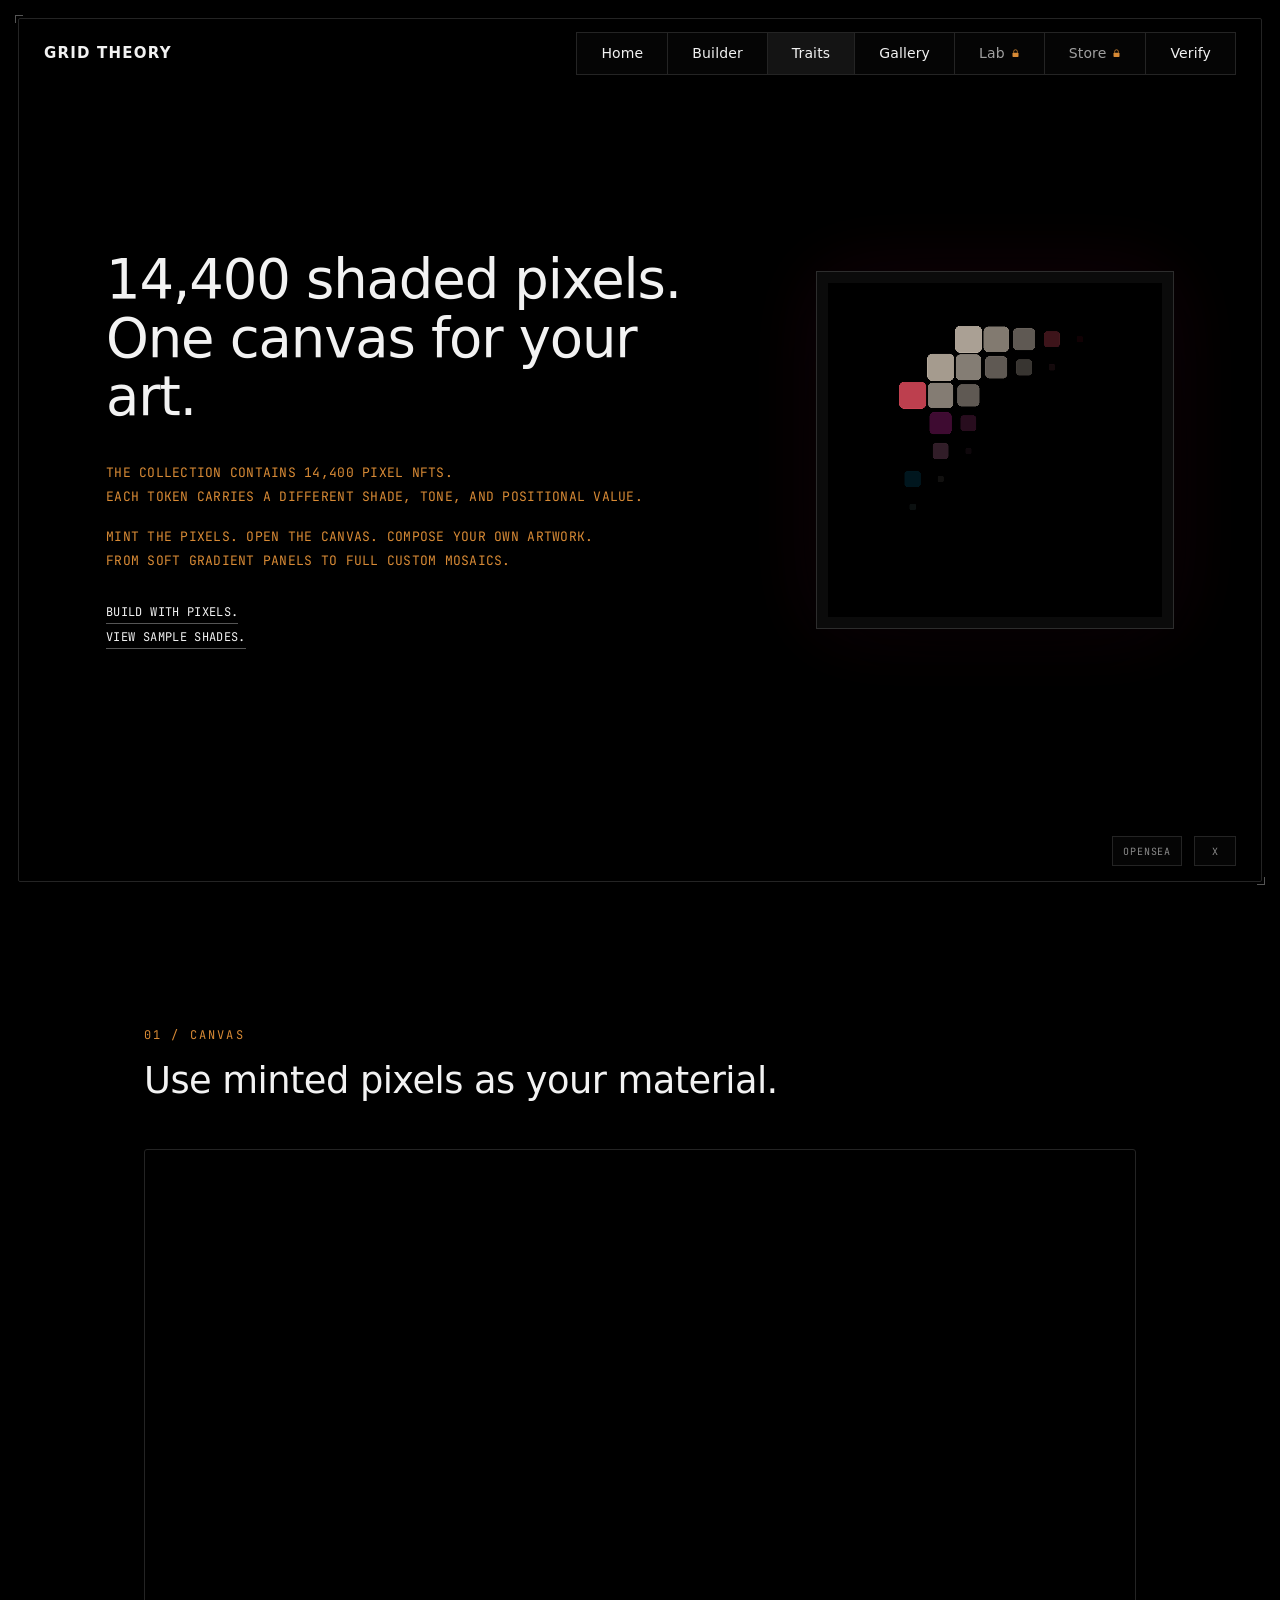
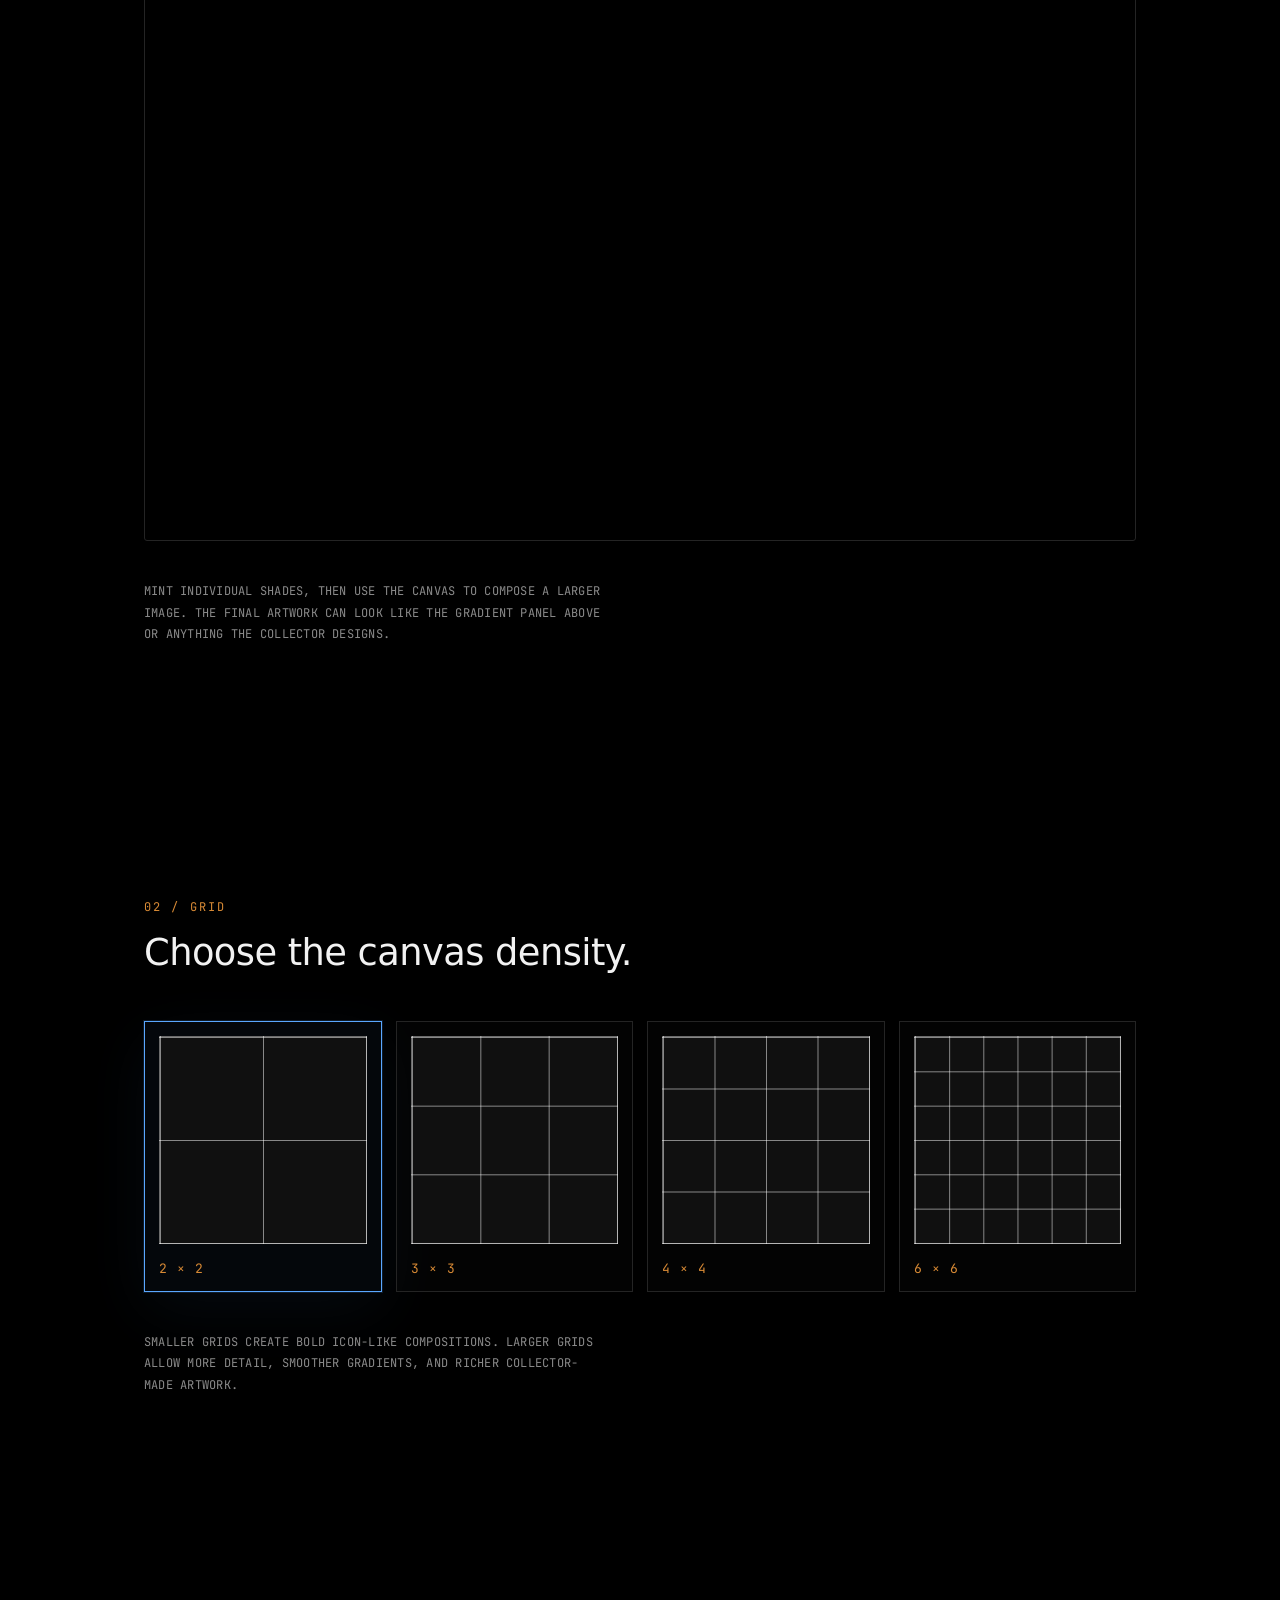
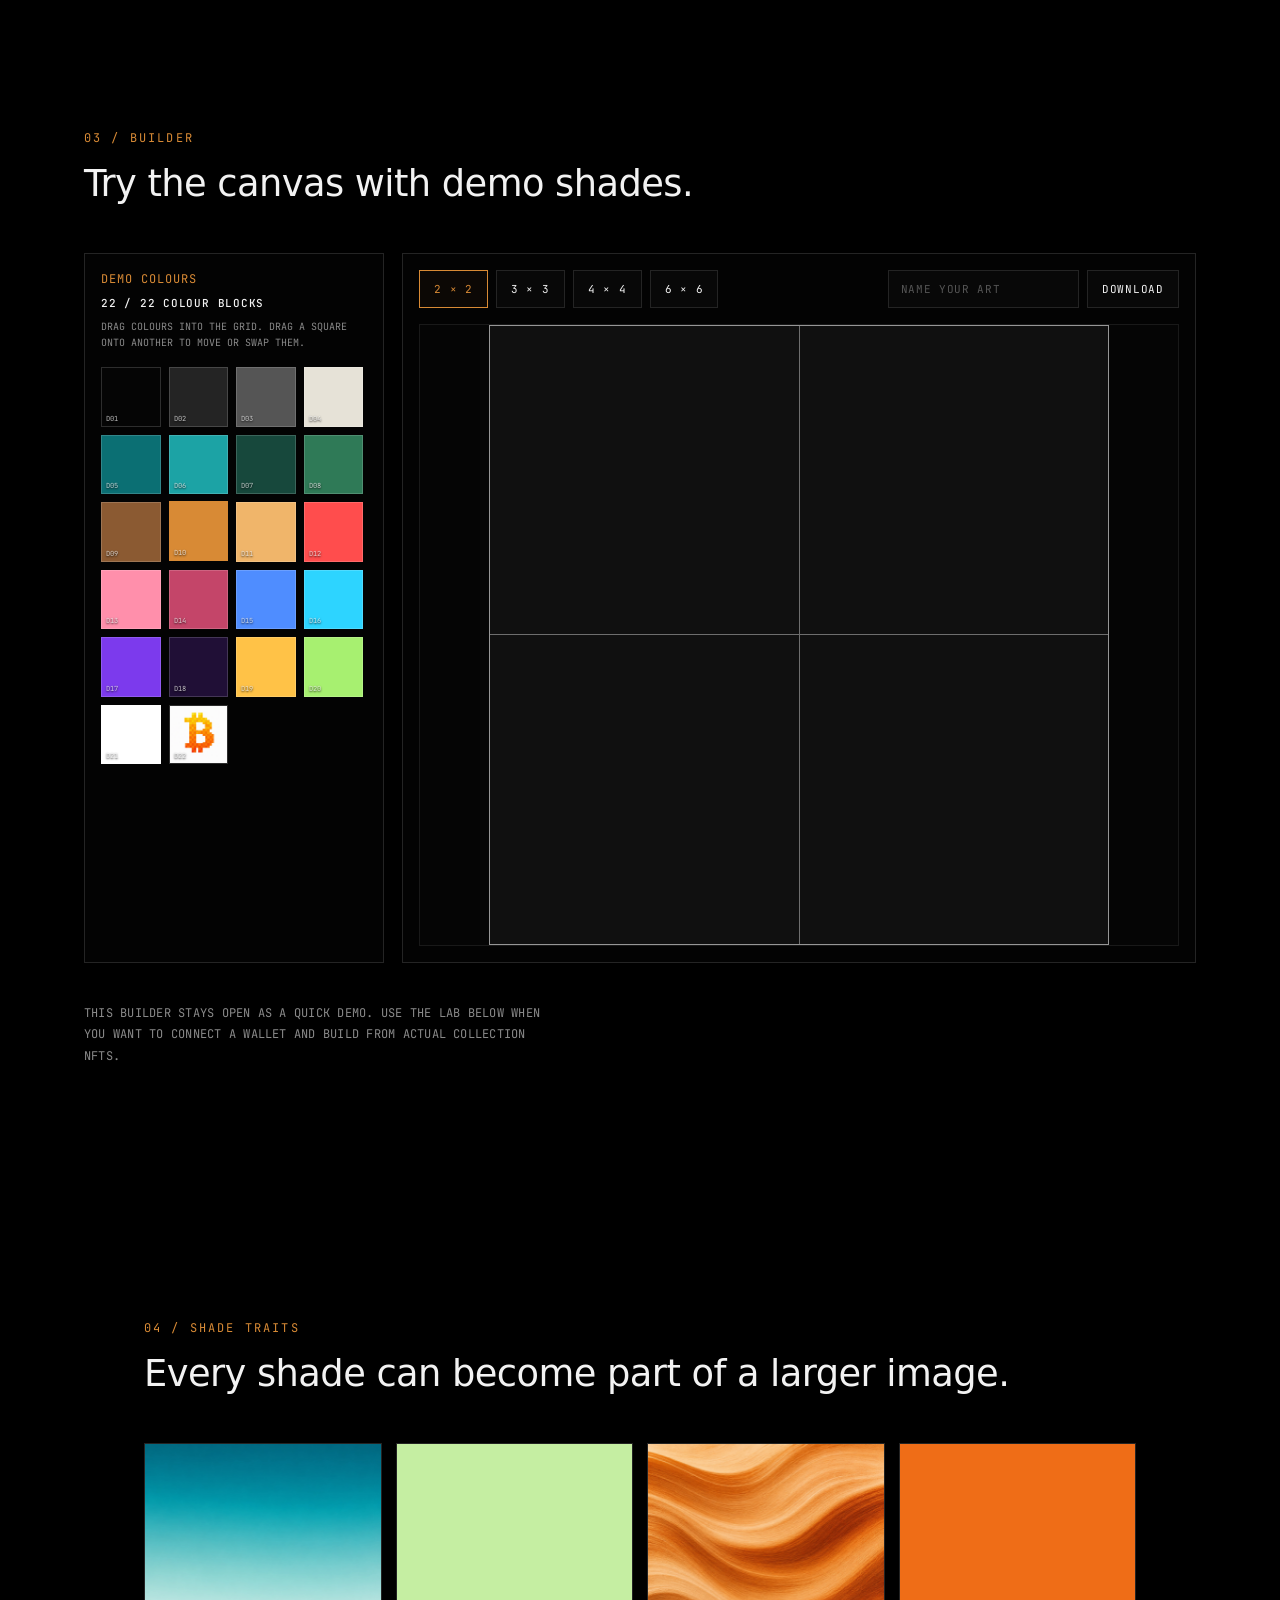
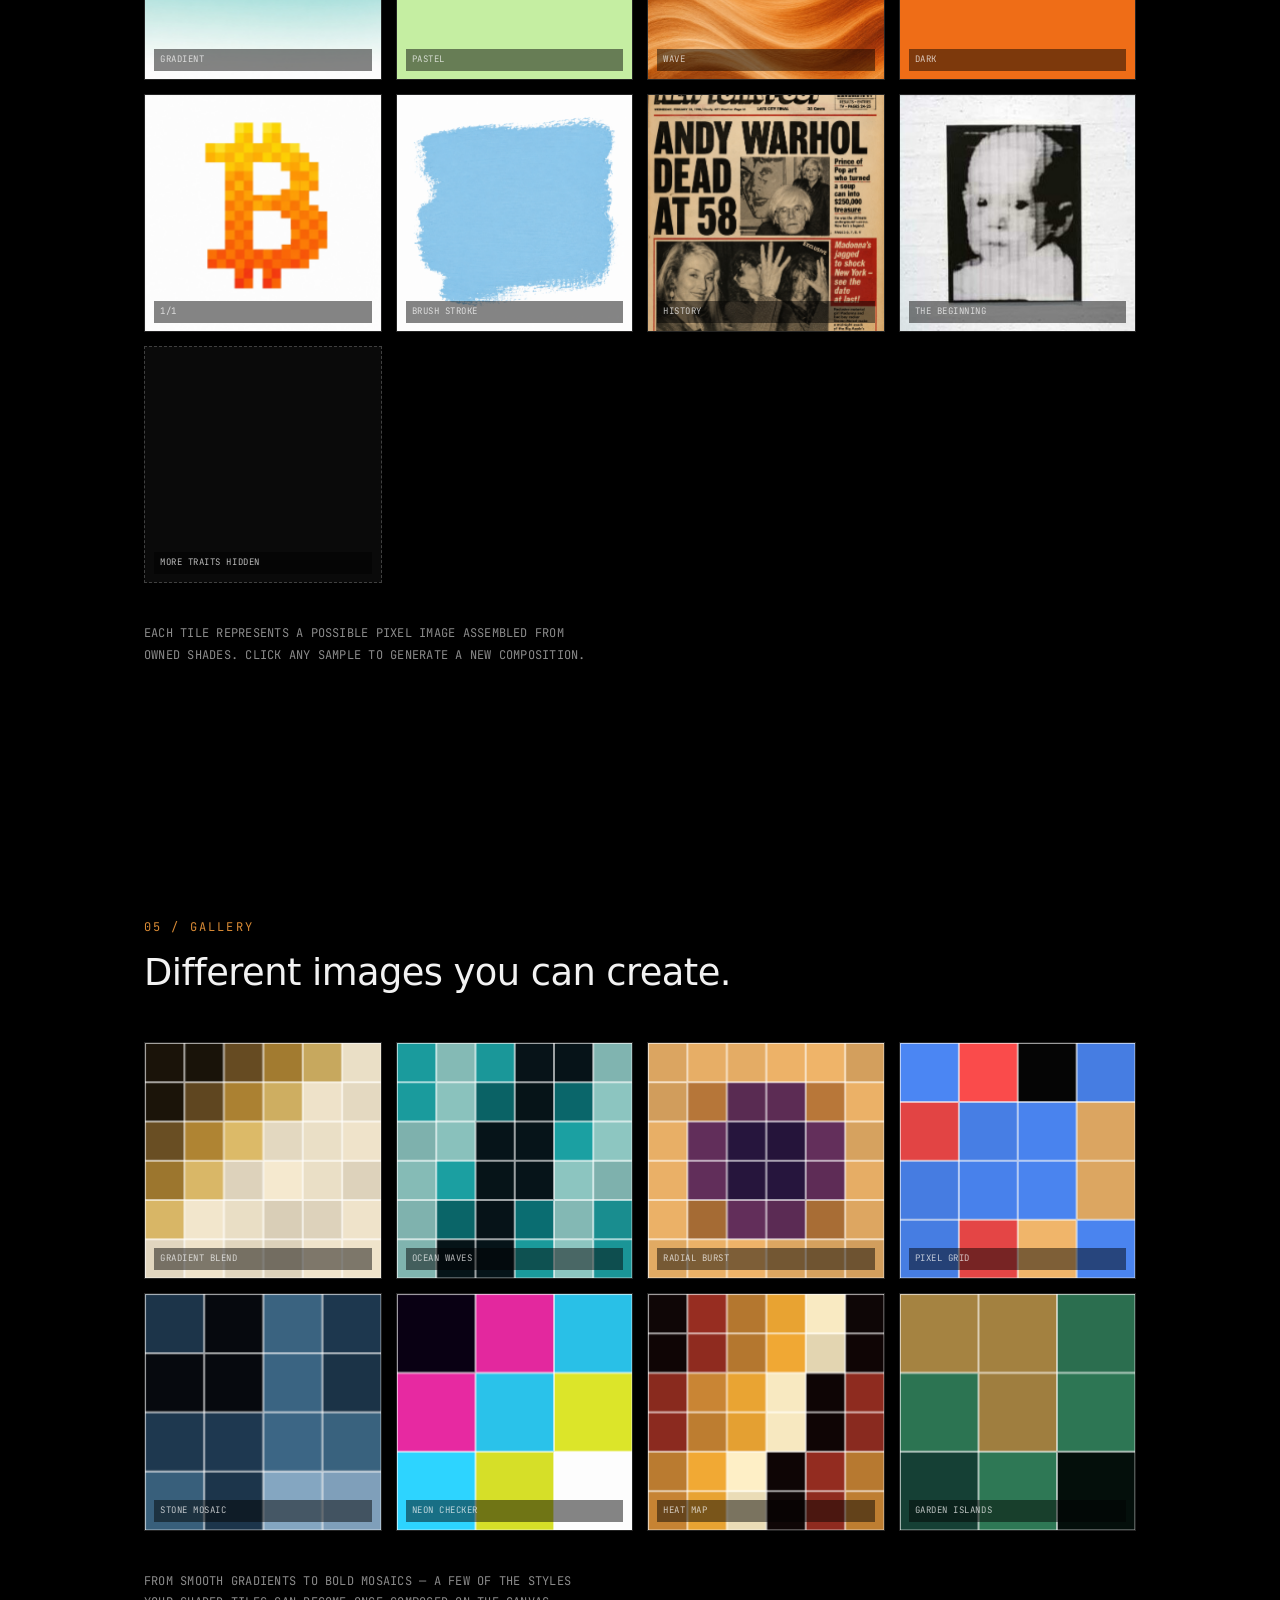
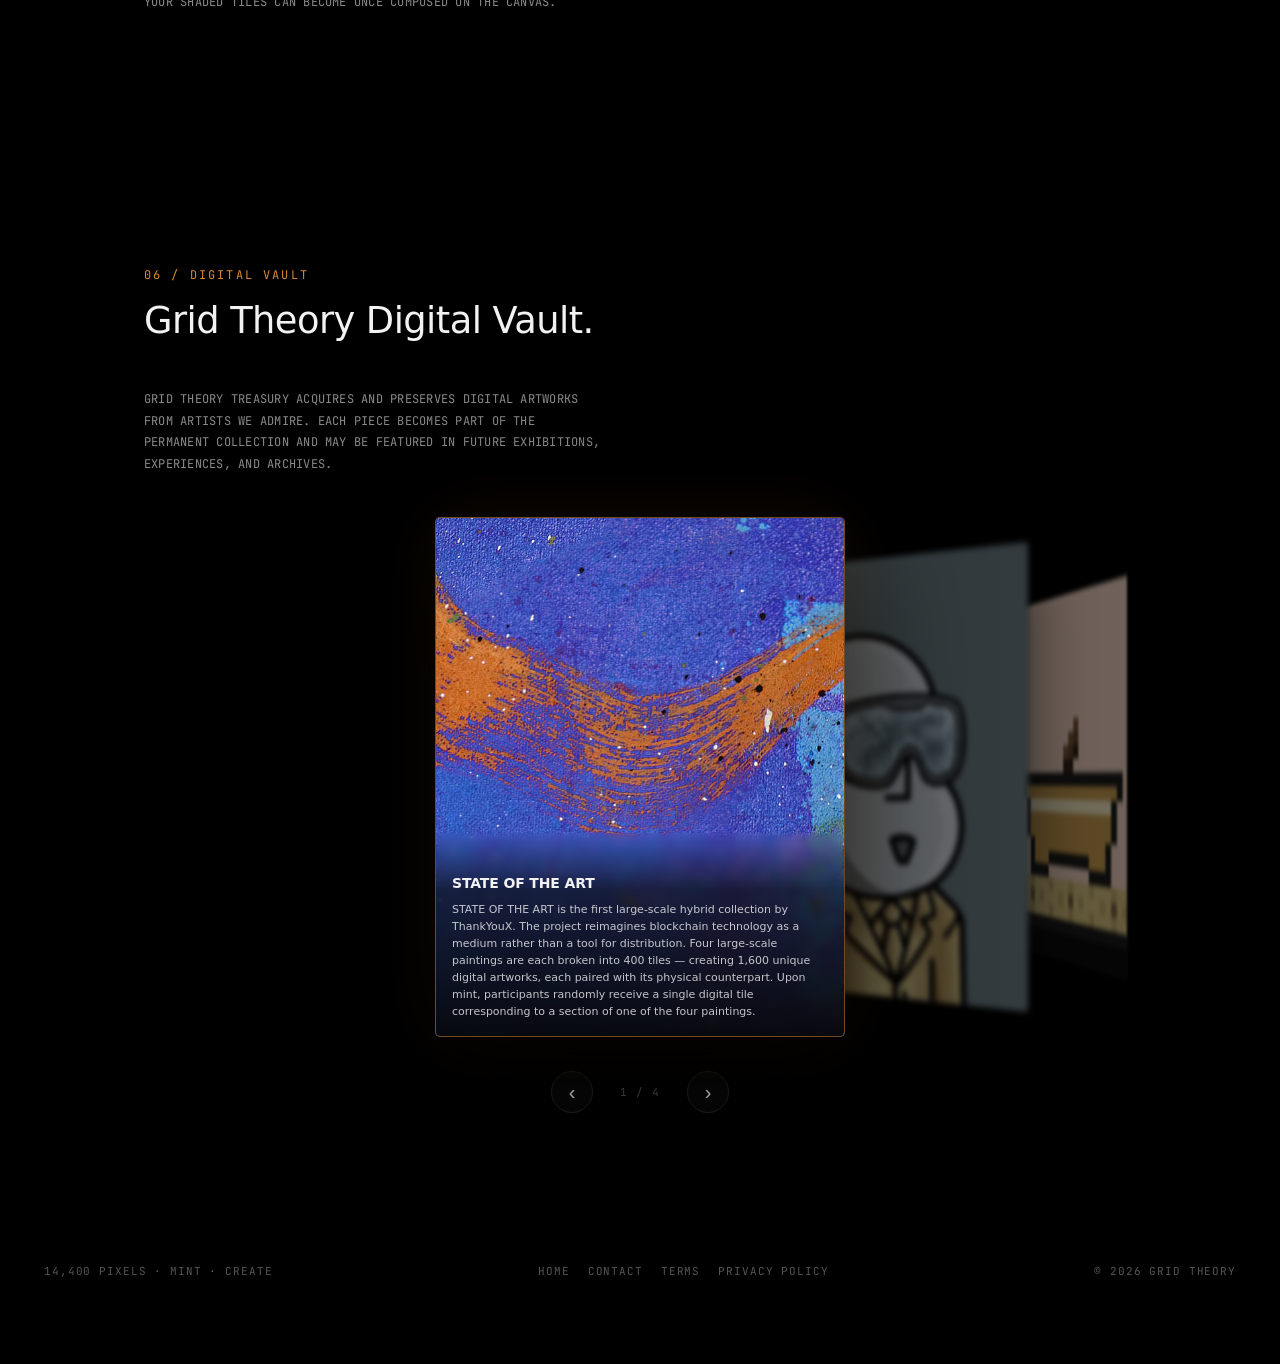
<file: index.html>
<!DOCTYPE html>
<html lang="en">
<head>
  <meta charset="UTF-8" />
  <meta name="viewport" content="width=device-width, initial-scale=1.0" />
  <title>Grid Theory</title>
  <meta name="description" content="A collection of 14,400 shaded pixel NFTs. Mint pixels, arrange them on a shared canvas, and create your own mosaic art." />
  <meta property="og:title" content="14,400 Shades — Pixel NFT Canvas" />
  <meta property="og:description" content="Mint shaded pixel NFTs and compose them into custom canvas artwork." />
  <meta property="og:type" content="website" />

  <!-- Fontshare: General Sans (display/body) + JetBrains Mono for metadata -->
  <link rel="preconnect" href="https://api.fontshare.com" crossorigin />
  <link href="https://api.fontshare.com/v2/css?f[]=general-sans@400,500,600&display=swap" rel="stylesheet" />
  <link rel="preconnect" href="https://fonts.googleapis.com" />
  <link rel="preconnect" href="https://fonts.gstatic.com" crossorigin />
  <link href="https://fonts.googleapis.com/css2?family=JetBrains+Mono:wght@400;500&display=swap" rel="stylesheet" />

  <link rel="icon" type="image/png" href="assets/logo-favicon.png?v=72" />
  <link rel="shortcut icon" type="image/png" href="assets/logo-favicon.png?v=72" />
  <link rel="apple-touch-icon" href="assets/logo-favicon.png?v=72" />
  <link rel="stylesheet" href="styles.css?v=72" />
</head>
<body>
  <!-- Thin framed border -->
  <div class="frame" aria-hidden="true"></div>

  <header class="topbar">
    <a class="site-name" href="#home" data-nav aria-label="Grid Theory">Grid Theory</a>

    <nav class="nav" aria-label="Primary">
      <a href="#home" class="nav-link is-active" data-nav>Home</a>
      <a href="#builder" class="nav-link" data-nav>Builder</a>
      <a href="#gallery" class="nav-link" data-nav>Traits</a>
      <a href="#creations" class="nav-link" data-nav>Gallery</a>
      <a href="#lab" class="nav-link nav-link-locked" data-nav data-locked-nav>Lab</a>
      <a href="#store" class="nav-link nav-link-locked" data-nav data-locked-nav>Store</a>
      <a href="#" class="nav-link" data-verify-nav>Verify</a>
    </nav>

    <button class="menu-toggle" aria-label="Toggle navigation" aria-expanded="false">
      <span></span><span></span>
    </button>
  </header>

  <main>
    <!-- HERO -->
    <section id="home" class="hero">
      <div class="hero-inner">
        <h1 class="hero-title">
          14,400 shaded pixels.
          <br/>One canvas for your art.
        </h1>

        <div class="hero-meta">
          <p>THE COLLECTION CONTAINS 14,400 PIXEL NFTS.</p>
          <p>EACH TOKEN CARRIES A DIFFERENT SHADE, TONE, AND POSITIONAL VALUE.</p>
          <p class="meta-gap">MINT THE PIXELS. OPEN THE CANVAS. COMPOSE YOUR OWN ARTWORK.</p>
          <p>FROM SOFT GRADIENT PANELS TO FULL CUSTOM MOSAICS.</p>
        </div>

        <div class="hero-links">
          <a href="#builder" class="text-link" data-nav>Build with pixels.</a>
          <a href="#gallery" class="text-link" data-nav>View sample shades.</a>
        </div>
      </div>

      <div class="pixel-art-preview" aria-label="Grid Theory animation">
        <img class="pixel-board-image" src="image.GIF" alt="Grid Theory pixel animation" />
      </div>

    </section>

    <!-- CANVAS -->
    <section id="canvas" class="panel">
      <div class="panel-head">
        <span class="section-index">01 / CANVAS</span>
        <h2 class="panel-title">Use minted pixels as your material.</h2>
      </div>

      <div class="canvas-stage">
        <video class="canvas-video" autoplay loop muted playsinline aria-label="Minted pixel canvas animation">
          <source src="grid scroll seq.MP4" type="video/mp4" />
        </video>
      </div>

      <p class="panel-note">
        Mint individual shades, then use the canvas to compose a larger image.
        The final artwork can look like the gradient panel above or anything
        the collector designs.
      </p>
    </section>

    <!-- GRID -->
    <section id="grid" class="panel">
      <div class="panel-head">
        <span class="section-index">02 / GRID</span>
        <h2 class="panel-title">Choose the canvas density.</h2>
      </div>

      <div class="grid-size-list" aria-label="Canvas grid size examples">
        <button class="grid-size-card is-active" type="button" data-grid-size="2" aria-pressed="true">
          <div class="grid-sample" aria-hidden="true"></div>
          <span>2 × 2</span>
        </button>
        <button class="grid-size-card" type="button" data-grid-size="3" aria-pressed="false">
          <div class="grid-sample" aria-hidden="true"></div>
          <span>3 × 3</span>
        </button>
        <button class="grid-size-card" type="button" data-grid-size="4" aria-pressed="false">
          <div class="grid-sample" aria-hidden="true"></div>
          <span>4 × 4</span>
        </button>
        <button class="grid-size-card" type="button" data-grid-size="6" aria-pressed="false">
          <div class="grid-sample" aria-hidden="true"></div>
          <span>6 × 6</span>
        </button>
      </div>

      <p class="panel-note">
        Smaller grids create bold icon-like compositions. Larger grids allow more detail,
        smoother gradients, and richer collector-made artwork.
      </p>
    </section>

    <!-- BUILDER -->
    <section id="builder" class="panel builder-panel">
      <div class="panel-head builder-head">
        <div>
          <span class="section-index">03 / BUILDER</span>
          <h2 class="panel-title">Try the canvas with demo shades.</h2>
        </div>
      </div>

      <div class="builder-shell">
        <aside class="nft-drawer" aria-label="NFT collection palette">
          <div class="drawer-head">
            <span>Demo Colours</span>
            <strong class="nft-count" id="demo-count">12 colour options</strong>
            <small id="demo-status">Drag colours into the grid. Drag a square onto another to move or swap them.</small>
          </div>
          <div class="nft-palette" id="demo-palette"></div>
        </aside>

        <div class="builder-workspace">
          <div class="builder-toolbar" aria-label="Builder controls">
            <div class="builder-grid-controls" aria-label="Choose builder grid size">
              <button type="button" data-demo-size="2" class="is-active">2 × 2</button>
              <button type="button" data-demo-size="3">3 × 3</button>
              <button type="button" data-demo-size="4">4 × 4</button>
              <button type="button" data-demo-size="6">6 × 6</button>
            </div>
            <div class="download-group">
              <input class="art-name-input" type="text" id="demo-art-name" placeholder="Name your art" maxlength="22" autocomplete="off" aria-label="Name your art" />
              <button class="download-button" type="button" id="download-demo-art">Download</button>
            </div>
          </div>

          <div class="builder-board-wrap">
            <div class="builder-board" id="demo-board" aria-label="Use demo colours here to build pixel art"></div>
          </div>
        </div>
      </div>

      <p class="panel-note">
        This builder stays open as a quick demo. Use the Lab below when you want
        to connect a wallet and build from actual collection NFTs.
      </p>
    </section>

    <!-- GALLERY -->
    <section id="gallery" class="panel">
      <div class="panel-head">
        <span class="section-index">04 / SHADE TRAITS</span>
        <h2 class="panel-title">Every shade can become part of a larger image.</h2>
      </div>

      <div class="gallery-grid" id="gallery-grid"><!-- tiles injected by script --></div>

      <p class="panel-note">
        Each tile represents a possible pixel image assembled from owned shades.
        Click any sample to generate a new composition.
      </p>
    </section>

    <!-- GALLERY: example creations -->
    <section id="creations" class="panel">
      <div class="panel-head">
        <span class="section-index">05 / GALLERY</span>
        <h2 class="panel-title">Different images you can create.</h2>
      </div>

      <div class="gallery-grid" id="creations-grid"><!-- examples injected by script --></div>

      <p class="panel-note">
        From smooth gradients to bold mosaics — a few of the styles your shaded
        tiles can become once composed on the canvas.
      </p>
    </section>

    <!-- DIGITAL VAULT — artworks held by the Grid Theory treasury wallet -->
    <section id="vault" class="panel">
      <div class="panel-head">
        <span class="section-index">06 / DIGITAL VAULT</span>
        <h2 class="panel-title">Grid Theory Digital Vault.</h2>
      </div>

      <p class="panel-note">
        Grid Theory Treasury acquires and preserves digital artworks from artists we admire.
        Each piece becomes part of the permanent collection and may be featured in future
        exhibitions, experiences, and archives.
      </p>

      <div class="vault-slider" id="vault-slider">
        <div class="vault-loading">Opening the vault…</div>
      </div>
    </section>
  </main>

  <footer class="footer site-footer">
    <span class="foot-tag">14,400 PIXELS · MINT · CREATE</span>
    <nav class="foot-links" aria-label="Footer">
      <a href="#home" data-nav>Home</a>
      <a href="contact.html">Contact</a>
      <a href="terms.html">Terms</a>
      <a href="privacy.html">Privacy Policy</a>
    </nav>
    <span class="foot-copy">© 2026 Grid Theory</span>
  </footer>

  <!-- corner social controls -->
  <div class="social" aria-label="Social links">
    <a href="https://opensea.io/collection/gridtheory" aria-label="OpenSea" title="OpenSea" target="_blank" rel="noreferrer">
      <span>OpenSea</span>
    </a>
    <a href="https://x.com/gridtheoryhq" aria-label="X" title="X" target="_blank" rel="noreferrer">
      <span>X</span>
    </a>
  </div>

  <script src="script.js?v=72"></script>
<script data-pplx-inline-edit>
(function () {
  if (window === window.top) return;

  const allowedParentOrigins = ["https://www.perplexity.ai","https://perplexity.ai","https://testing.perplexity.ai","https://staging.perplexity.ai","https://*.preview.i.perplexity.ai","http://localhost:3000","http://127.0.0.1:3000","http://localhost:5173","http://127.0.0.1:5173"];
  const MAX_FONT_BYTES = 500 * 1024;
  const MAX_TOTAL_FONT_BYTES = 2 * 1024 * 1024;
  let scrollForwarding = false;
  let scrollRaf = 0;
  let trustedTopOrigin = null;

  // Allow entries like "https://*.preview.i.perplexity.ai" — the wildcard
  // matches a single DNS label (no dots), so "https://*.foo" cannot stretch
  // across multiple labels.
  function matchesAllowedOrigin(origin) {
    if (!origin) return false;
    for (const entry of allowedParentOrigins) {
      if (!entry.includes("*")) {
        if (entry === origin) return true;
        continue;
      }
      const pattern = new RegExp(
        "^" +
          entry.replace(/[.+?^${}()|[\]\\]/g, "\\$&").replace(/\*/g, "[^.]+") +
          "$",
      );
      if (pattern.test(origin)) return true;
    }
    return false;
  }

  // Trust decision: when the sender is same-origin-visible (event.origin is a
  // real origin like https://www.perplexity.ai) we trust event.origin directly.
  // When event.origin is "null" (opaque broker srcdoc), we fall back to the
  // broker's stamped `parentOrigin` to identify the top window. The fallback
  // is claim-only — we rely on the browser's native `targetOrigin` enforcement
  // on the response path (see postToTrustedTop) to ensure replies can't be
  // delivered to anyone but the actual top window of that claimed origin.
  function getTrustedParentOrigin(event) {
    const forwardedParentOrigin =
      typeof event.data.parentOrigin === "string" ? event.data.parentOrigin : null;
    const parentOrigin = event.origin === "null" ? forwardedParentOrigin : event.origin;
    return matchesAllowedOrigin(parentOrigin) ? parentOrigin : null;
  }

  // All responses go to window.top with targetOrigin = the allowlisted origin.
  // An attacker that iframes us inside their own null-origin broker can claim
  // any parentOrigin they like, but the browser will drop the reply whenever
  // the real top's origin doesn't match — so the screenshot never leaves.
  function postToTrustedTop(message) {
    if (!trustedTopOrigin) return;
    try {
      window.top.postMessage(message, trustedTopOrigin);
    } catch (_error) {}
  }

  function inlineAll(original, clone) {
    if (original.nodeType !== 1 || clone.nodeType !== 1) return;

    try {
      const computedStyle = getComputedStyle(original);
      // cssText on a computed style is the serialized declaration in modern
      // Chromium/Safari — a single read beats enumerating ~400 longhand
      // properties. Firefox returns "" here, so we fall back on empty.
      const serialized = computedStyle.cssText;
      if (serialized) {
        clone.style.cssText = serialized;
      } else {
        const parts = new Array(computedStyle.length);
        for (let index = 0; index < computedStyle.length; index += 1) {
          const property = computedStyle[index];
          parts[index] = `${property}:${computedStyle.getPropertyValue(property)};`;
        }
        clone.style.cssText = parts.join("");
      }
    } catch (_error) {}

    const originalChildren = original.children;
    const clonedChildren = clone.children;
    for (
      let index = 0;
      index < originalChildren.length && index < clonedChildren.length;
      index += 1
    ) {
      inlineAll(originalChildren[index], clonedChildren[index]);
    }
  }

  function extractFontUrl(srcValue) {
    const matches = [
      ...srcValue.matchAll(
        /url\(["']?([^"')]+)["']?\)(?:\s*format\(["']?([^"')]+)["']?\))?/gi,
      ),
    ];
    if (matches.length === 0) return null;
    const woff2 = matches.find((m) => m[2] && m[2].toLowerCase().includes("woff2"));
    if (woff2) return woff2[1];
    const woff = matches.find((m) => m[2] && m[2].toLowerCase().includes("woff"));
    if (woff) return woff[1];
    return matches[0][1];
  }

  // Cache resolved font URL -> data URI across captures. Fonts on a page
  // essentially never change, and a batch run emits multiple captures back to
  // back — without this we'd refetch + re-base64 every time.
  const fontDataUriCache = new Map();
  const SRC_DECLARATION_RE = /src\s*:\s*[^;}]+/i;

  async function fetchAsDataUri(url) {
    if (fontDataUriCache.has(url)) return fontDataUriCache.get(url);
    let dataUri = null;
    try {
      const response = await fetch(url, { mode: "cors", credentials: "omit" });
      if (response.ok) {
        const blob = await response.blob();
        if (blob.size <= MAX_FONT_BYTES) {
          dataUri = await new Promise((resolve) => {
            const reader = new FileReader();
            reader.onloadend = () =>
              resolve(typeof reader.result === "string" ? reader.result : null);
            reader.onerror = () => resolve(null);
            reader.readAsDataURL(blob);
          });
        }
      }
    } catch (_error) {
      dataUri = null;
    }
    fontDataUriCache.set(url, dataUri);
    return dataUri;
  }

  function collectFontFaceRuleTexts() {
    const rules = [];
    for (const sheet of document.styleSheets) {
      let cssRules;
      try {
        cssRules = sheet.cssRules;
      } catch (_error) {
        continue;
      }
      if (!cssRules) continue;
      for (const rule of cssRules) {
        const cssText = rule.cssText || "";
        if (cssText.startsWith("@font-face")) rules.push(cssText);
      }
    }
    return rules;
  }

  async function buildInlinedFontCss() {
    const ruleTexts = collectFontFaceRuleTexts();
    if (ruleTexts.length === 0) return null;

    const resolved = ruleTexts.map((cssText) => {
      if (!SRC_DECLARATION_RE.test(cssText)) return null;
      const srcMatch = cssText.match(/src\s*:\s*([^;}]+)[;}]/i);
      if (!srcMatch) return null;
      const url = extractFontUrl(srcMatch[1]);
      if (!url) return null;
      try {
        return { cssText, url: new URL(url, document.baseURI).href };
      } catch (_error) {
        return null;
      }
    });

    const dataUris = await Promise.all(
      resolved.map((entry) => (entry ? fetchAsDataUri(entry.url) : Promise.resolve(null))),
    );

    const inlined = [];
    let totalBytes = 0;
    for (let index = 0; index < resolved.length; index += 1) {
      const entry = resolved[index];
      const dataUri = dataUris[index];
      if (!entry || !dataUri) continue;
      const approxBytes = dataUri.length * 0.75;
      if (totalBytes + approxBytes > MAX_TOTAL_FONT_BYTES) break;
      totalBytes += approxBytes;
      inlined.push(entry.cssText.replace(SRC_DECLARATION_RE, `src: url("${dataUri}")`));
    }
    return inlined.length > 0 ? inlined.join("\n") : null;
  }

  function stripExternal(clone) {
    const images = clone.querySelectorAll("img");
    for (let index = 0; index < images.length; index += 1) {
      const src = images[index].getAttribute("src");
      if (src && !src.startsWith("data:")) images[index].removeAttribute("src");
    }

    const elements = clone.querySelectorAll("*");
    for (let index = 0; index < elements.length; index += 1) {
      const style = elements[index].style.cssText;
      if (style && style.includes("url(")) {
        elements[index].style.cssText = style.replace(
          /url\(["']?(?!data:)[^)"']*["']?\)/gi,
          "none",
        );
      }
    }
  }

  function emitScroll() {
    scrollRaf = 0;
    if (!scrollForwarding) return;
    postToTrustedTop({
      type: "INLINE_EDIT_SCROLL",
      scrollX: window.scrollX,
      scrollY: window.scrollY,
    });
  }

  window.addEventListener(
    "scroll",
    function () {
      if (!scrollForwarding || scrollRaf) return;
      scrollRaf = requestAnimationFrame(emitScroll);
    },
    { passive: true, capture: true },
  );

  async function handleCaptureRequest(event) {
    const requestId = event.data.requestId;
    const scrollX = window.scrollX;
    const scrollY = window.scrollY;
    const width = window.innerWidth;
    const height = window.innerHeight;

    function postResult(dataUrl) {
      postToTrustedTop({
        type: "INLINE_EDIT_SCREENSHOT_RESULT",
        requestId,
        dataUrl,
        scrollX,
        scrollY,
      });
    }

    try {
      // Wait for any pending web fonts to resolve so both inline metrics and
      // the @font-face inlining below see the same loaded faces.
      if (document.fonts && document.fonts.ready) {
        try {
          await document.fonts.ready;
        } catch (_error) {}
      }

      const clone = document.documentElement.cloneNode(true);
      inlineAll(document.documentElement, clone);

      const removedNodes = clone.querySelectorAll("script,link[rel=\"stylesheet\"],style");
      for (let index = 0; index < removedNodes.length; index += 1) {
        removedNodes[index].remove();
      }

      stripExternal(clone);

      // Re-embed web fonts as data-URI @font-face rules so the SVG rasterizer
      // can resolve them — external font URLs aren't fetched during
      // foreignObject rendering, which would otherwise force a fallback face
      // and change text metrics.
      const inlinedFontCss = await buildInlinedFontCss();
      if (inlinedFontCss) {
        const styleEl = document.createElement("style");
        styleEl.textContent = inlinedFontCss;
        const head = clone.querySelector("head");
        if (head) head.appendChild(styleEl);
        else clone.insertBefore(styleEl, clone.firstChild);
      }

      const html = new XMLSerializer().serializeToString(clone);
      const svg =
        `<svg xmlns="http://www.w3.org/2000/svg" width="${width}" height="${height}">` +
        '<foreignObject width="100%" height="100%">' +
        `<div xmlns="http://www.w3.org/1999/xhtml" style="width:${width}px;height:${height}px;overflow:hidden">` +
        `<div style="position:relative;left:-${scrollX}px;top:-${scrollY}px">` +
        html +
        "</div></div></foreignObject></svg>";
      const svgUrl = `data:image/svg+xml;charset=utf-8,${encodeURIComponent(svg)}`;
      const image = new Image();
      image.onload = function () {
        const canvas = document.createElement("canvas");
        canvas.width = width;
        canvas.height = height;
        canvas.getContext("2d").drawImage(image, 0, 0);
        postResult(canvas.toDataURL("image/png"));
      };
      image.onerror = function () {
        postResult(null);
      };
      image.src = svgUrl;
    } catch (_error) {
      postResult(null);
    }
  }

  window.addEventListener("message", function (event) {
    if (!event.data) return;
    // Only accept messages from the direct parent frame. Blocks sibling /
    // unrelated-window postMessage senders that could otherwise reach us.
    if (event.source !== window.parent) return;

    const trustedParentOrigin = getTrustedParentOrigin(event);
    if (!trustedParentOrigin) return;
    trustedTopOrigin = trustedParentOrigin;

    if (event.data.type === "INLINE_EDIT_SCROLL_START") {
      scrollForwarding = true;
      emitScroll();
      return;
    }

    if (event.data.type === "INLINE_EDIT_SCROLL_STOP") {
      scrollForwarding = false;
      if (scrollRaf) cancelAnimationFrame(scrollRaf);
      scrollRaf = 0;
      return;
    }

    if (event.data.type !== "INLINE_EDIT_CAPTURE_REQUEST") return;

    handleCaptureRequest(event);
  });
})();


</script></body>
</html>
</file>
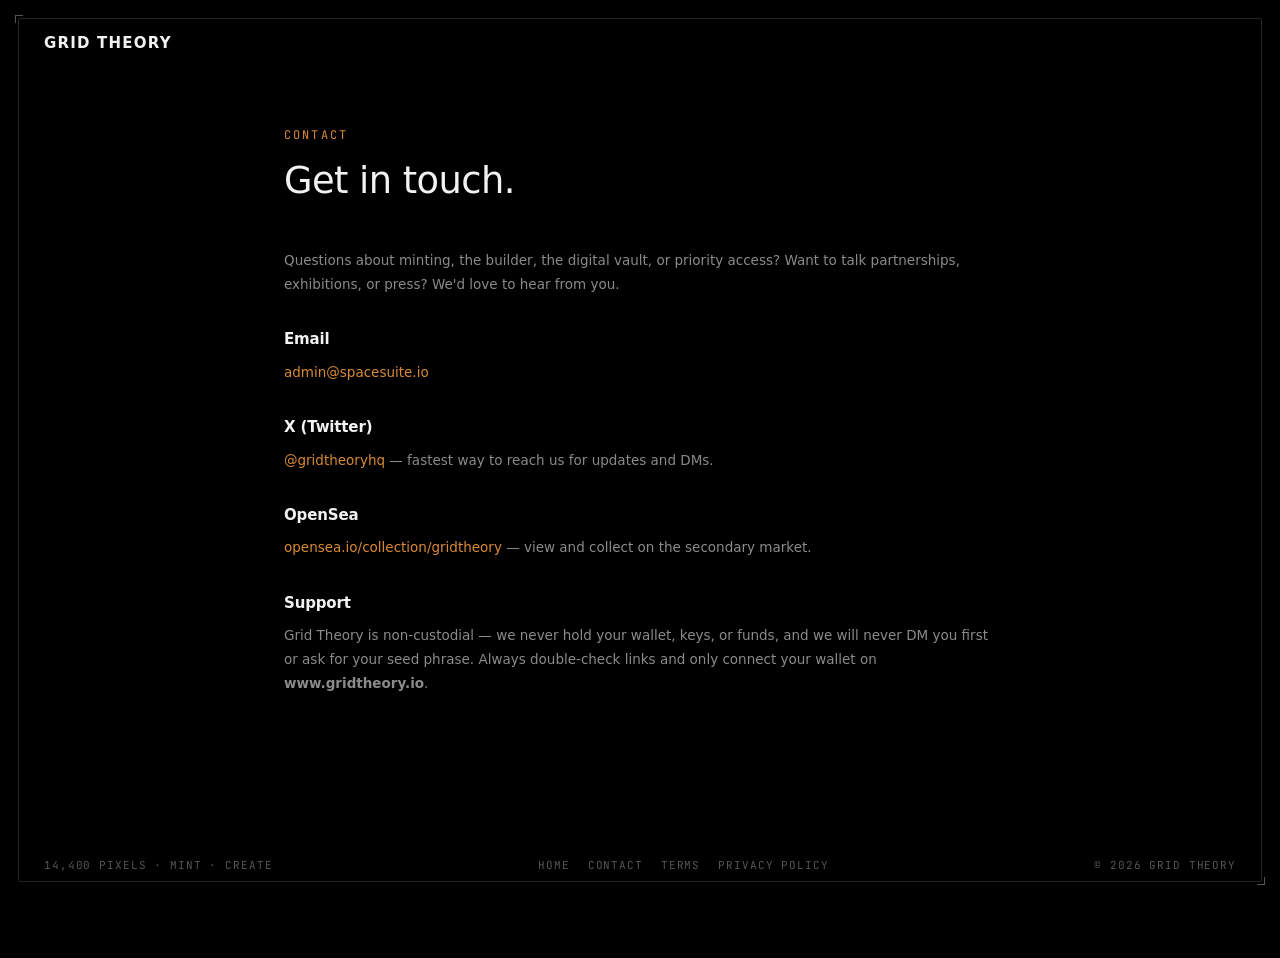
<file: contact.html>
<!DOCTYPE html>
<html lang="en">
<head>
  <meta charset="UTF-8" />
  <meta name="viewport" content="width=device-width, initial-scale=1.0" />
  <title>Grid Theory — Contact</title>
  <meta name="description" content="Get in touch with the Grid Theory team — partnerships, press, and support." />

  <link rel="preconnect" href="https://api.fontshare.com" crossorigin />
  <link href="https://api.fontshare.com/v2/css?f[]=general-sans@400,500,600&display=swap" rel="stylesheet" />
  <link rel="preconnect" href="https://fonts.googleapis.com" />
  <link rel="preconnect" href="https://fonts.gstatic.com" crossorigin />
  <link href="https://fonts.googleapis.com/css2?family=JetBrains+Mono:wght@400;500&display=swap" rel="stylesheet" />

  <link rel="icon" type="image/png" href="assets/logo-favicon.png?v=69" />
  <link rel="stylesheet" href="styles.css?v=69" />
</head>
<body>
  <div class="frame" aria-hidden="true"></div>

  <header class="topbar">
    <a class="site-name" href="index.html#home" aria-label="Grid Theory">Grid Theory</a>
  </header>

  <main>
    <section class="panel legal-page">
      <div class="panel-head">
        <span class="section-index">CONTACT</span>
        <h2 class="panel-title">Get in touch.</h2>
      </div>

      <div class="legal">
        <p>
          Questions about minting, the builder, the digital vault, or priority access?
          Want to talk partnerships, exhibitions, or press? We'd love to hear from you.
        </p>

        <h3>Email</h3>
        <p><a href="mailto:admin@spacesuite.io">admin@spacesuite.io</a></p>

        <h3>X (Twitter)</h3>
        <p><a href="https://x.com/gridtheoryhq" target="_blank" rel="noreferrer">@gridtheoryhq</a> — fastest way to reach us for updates and DMs.</p>

        <h3>OpenSea</h3>
        <p><a href="https://opensea.io/collection/gridtheory" target="_blank" rel="noreferrer">opensea.io/collection/gridtheory</a> — view and collect on the secondary market.</p>

        <h3>Support</h3>
        <p>
          Grid Theory is non-custodial — we never hold your wallet, keys, or funds, and we
          will never DM you first or ask for your seed phrase. Always double-check links and
          only connect your wallet on <strong>www.gridtheory.io</strong>.
        </p>
      </div>
    </section>
  </main>

  <footer class="footer site-footer">
    <span class="foot-tag">14,400 PIXELS · MINT · CREATE</span>
    <nav class="foot-links" aria-label="Footer">
      <a href="index.html#home">Home</a>
      <a href="contact.html">Contact</a>
      <a href="terms.html">Terms</a>
      <a href="privacy.html">Privacy Policy</a>
    </nav>
    <span class="foot-copy">© 2026 Grid Theory</span>
  </footer>
</body>
</html>
</file>
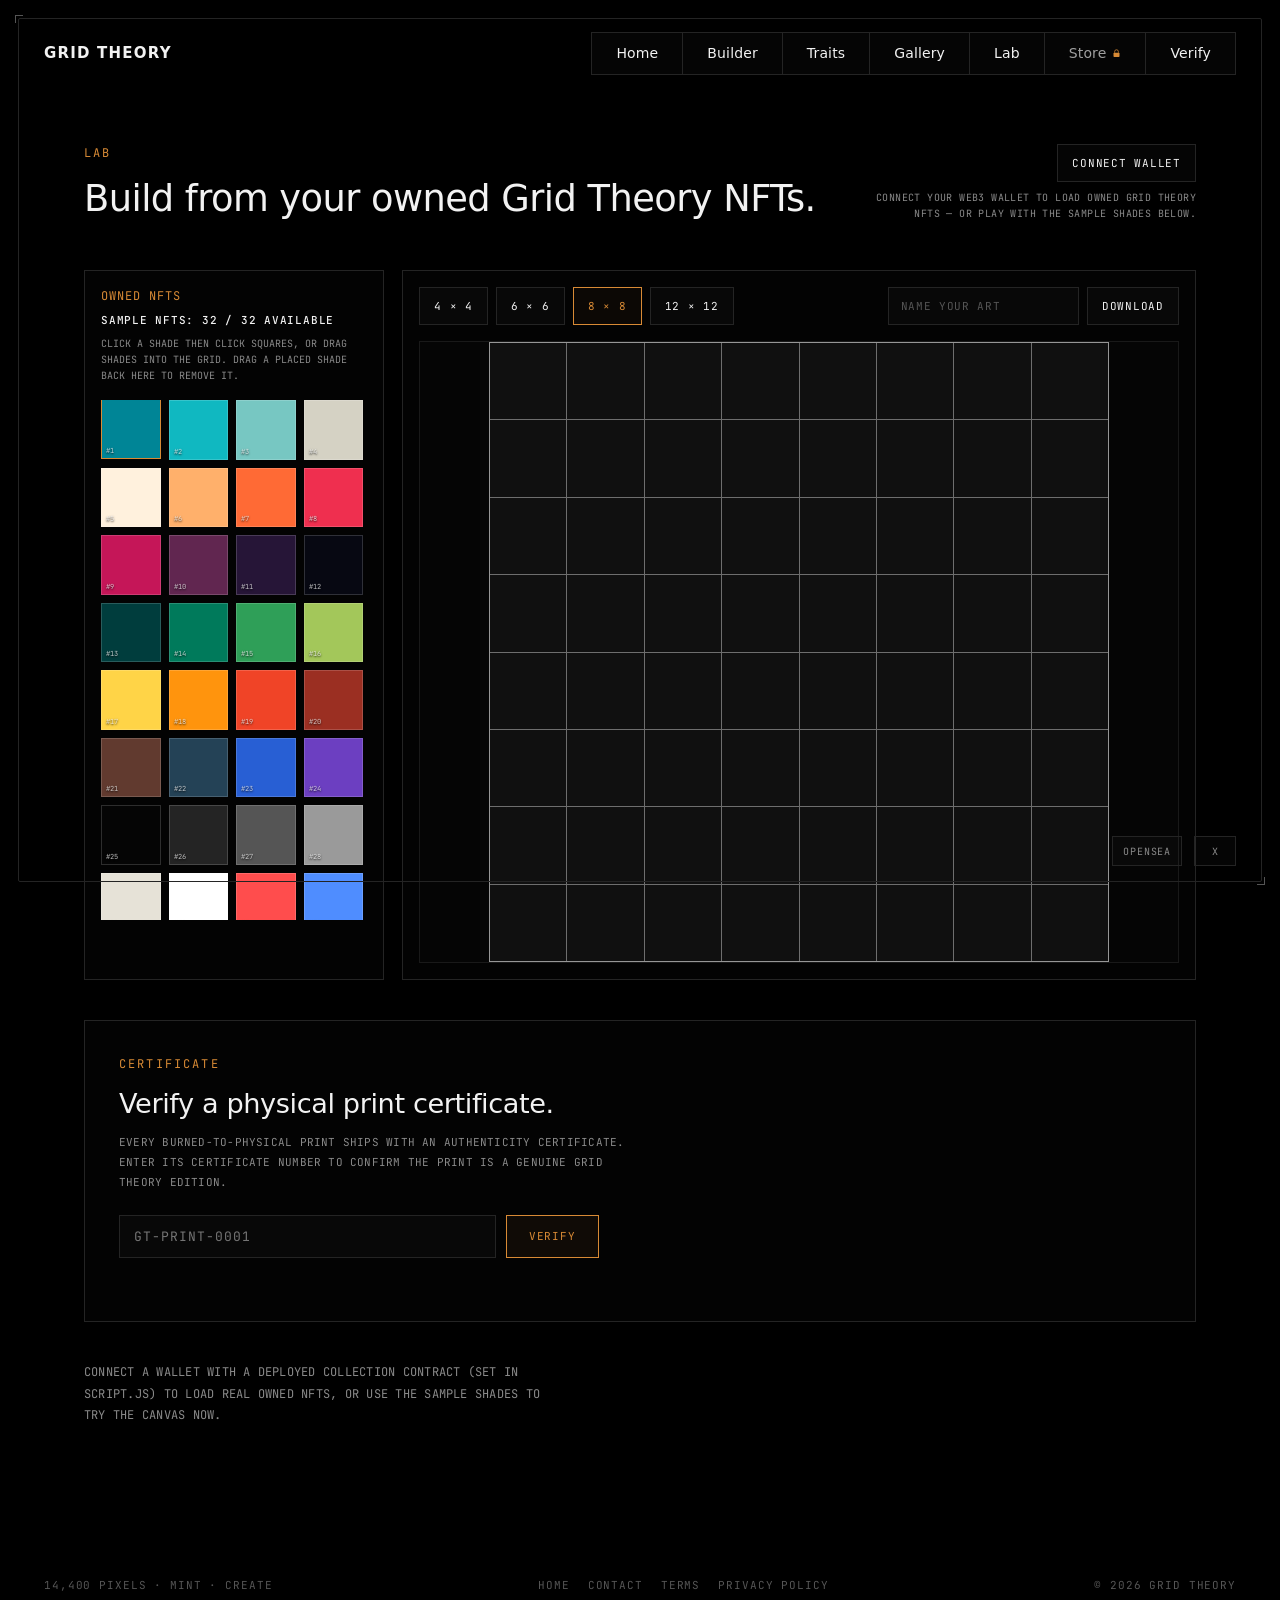
<file: lab.html>
<!DOCTYPE html>
<html lang="en">
<head>
  <meta charset="UTF-8" />
  <meta name="viewport" content="width=device-width, initial-scale=1.0" />
  <title>Grid Theory — Lab</title>
  <meta name="description" content="Connect your web3 wallet, build pixel art from owned Grid Theory NFTs, and verify physical print certificates." />

  <!-- Fontshare: General Sans (display/body) + JetBrains Mono for metadata -->
  <link rel="preconnect" href="https://api.fontshare.com" crossorigin />
  <link href="https://api.fontshare.com/v2/css?f[]=general-sans@400,500,600&display=swap" rel="stylesheet" />
  <link rel="preconnect" href="https://fonts.googleapis.com" />
  <link rel="preconnect" href="https://fonts.gstatic.com" crossorigin />
  <link href="https://fonts.googleapis.com/css2?family=JetBrains+Mono:wght@400;500&display=swap" rel="stylesheet" />

  <link rel="icon" type="image/png" href="assets/logo-favicon.png?v=72" />
  <link rel="shortcut icon" type="image/png" href="assets/logo-favicon.png?v=72" />
  <link rel="apple-touch-icon" href="assets/logo-favicon.png?v=72" />
  <link rel="stylesheet" href="styles.css?v=72" />
</head>
<body>
  <!-- Thin framed border -->
  <div class="frame" aria-hidden="true"></div>

  <header class="topbar">
    <a class="site-name" href="index.html#home" aria-label="Grid Theory">Grid Theory</a>

    <nav class="nav" aria-label="Primary">
      <a href="index.html#home" class="nav-link">Home</a>
      <a href="index.html#builder" class="nav-link">Builder</a>
      <a href="index.html#gallery" class="nav-link">Traits</a>
      <a href="index.html#creations" class="nav-link">Gallery</a>
      <a href="lab.html" class="nav-link is-active">Lab</a>
      <a href="#store" class="nav-link nav-link-locked" data-locked-nav>Store</a>
      <a href="#" class="nav-link" data-verify-nav>Verify</a>
    </nav>

    <button class="menu-toggle" aria-label="Toggle navigation" aria-expanded="false">
      <span></span><span></span>
    </button>
  </header>

  <main>
    <!-- LAB -->
    <section id="lab" class="panel builder-panel lab-page">
      <div class="panel-head builder-head">
        <div>
          <span class="section-index">LAB</span>
          <h2 class="panel-title">Build from your owned Grid Theory NFTs.</h2>
        </div>
        <div class="lab-wallet">
          <button class="wallet-button" type="button" id="connect-wallet">Connect wallet</button>
          <small id="wallet-status">Connect your web3 wallet to load owned Grid Theory NFTs — or play with the sample shades below.</small>
        </div>
      </div>

      <div class="builder-shell">
        <aside class="nft-drawer" aria-label="Owned NFT collection palette">
          <div class="drawer-head">
            <span>Owned NFTs</span>
            <strong class="nft-count" id="nft-count">Owned NFTs: Connect wallet</strong>
            <small>Click a shade then click squares, or drag shades into the grid. Drag a placed shade back here to remove it.</small>
          </div>
          <div class="nft-palette" id="nft-palette"></div>
        </aside>

        <div class="builder-workspace">
          <div class="builder-toolbar" aria-label="Lab controls">
            <div class="builder-grid-controls" aria-label="Choose grid size">
              <button type="button" data-builder-size="4">4 × 4</button>
              <button type="button" data-builder-size="6">6 × 6</button>
              <button type="button" data-builder-size="8" class="is-active">8 × 8</button>
              <button type="button" data-builder-size="12">12 × 12</button>
            </div>
            <div class="download-group">
              <input class="art-name-input" type="text" id="art-name" placeholder="Name your art" maxlength="22" autocomplete="off" aria-label="Name your art" />
              <button class="download-button" type="button" id="download-art">Download</button>
            </div>
          </div>

          <div class="builder-board-wrap">
            <div class="builder-board" id="builder-board" aria-label="Build pixel art from owned NFTs"></div>
          </div>
        </div>
      </div>

      <!-- certificate verification -->
      <div class="cert-verify">
        <span class="section-index">CERTIFICATE</span>
        <h3 class="cert-title">Verify a physical print certificate.</h3>
        <p class="cert-note">
          Every burned-to-physical print ships with an authenticity certificate.
          Enter its certificate number to confirm the print is a genuine Grid Theory edition.
        </p>
        <form class="cert-form" id="cert-form" novalidate>
          <input type="text" id="cert-input" placeholder="GT-PRINT-0001" autocomplete="off" aria-label="Certificate number" />
          <button type="submit">Verify</button>
        </form>
        <div class="cert-result" id="cert-result" role="status" aria-live="polite"></div>
      </div>

      <p class="panel-note">
        Connect a wallet with a deployed collection contract (set in script.js) to load
        real owned NFTs, or use the sample shades to try the canvas now.
      </p>
    </section>
  </main>

  <footer class="footer site-footer">
    <span class="foot-tag">14,400 PIXELS · MINT · CREATE</span>
    <nav class="foot-links" aria-label="Footer">
      <a href="index.html#home">Home</a>
      <a href="contact.html">Contact</a>
      <a href="terms.html">Terms</a>
      <a href="privacy.html">Privacy Policy</a>
    </nav>
    <span class="foot-copy">© 2026 Grid Theory</span>
  </footer>

  <!-- corner social controls -->
  <div class="social" aria-label="Social links">
    <a href="https://opensea.io/collection/gridtheory" aria-label="OpenSea" title="OpenSea" target="_blank" rel="noreferrer">
      <span>OpenSea</span>
    </a>
    <a href="https://x.com/gridtheoryhq" aria-label="X" title="X" target="_blank" rel="noreferrer">
      <span>X</span>
    </a>
  </div>

  <script src="script.js?v=72"></script>
</body>
</html>
</file>
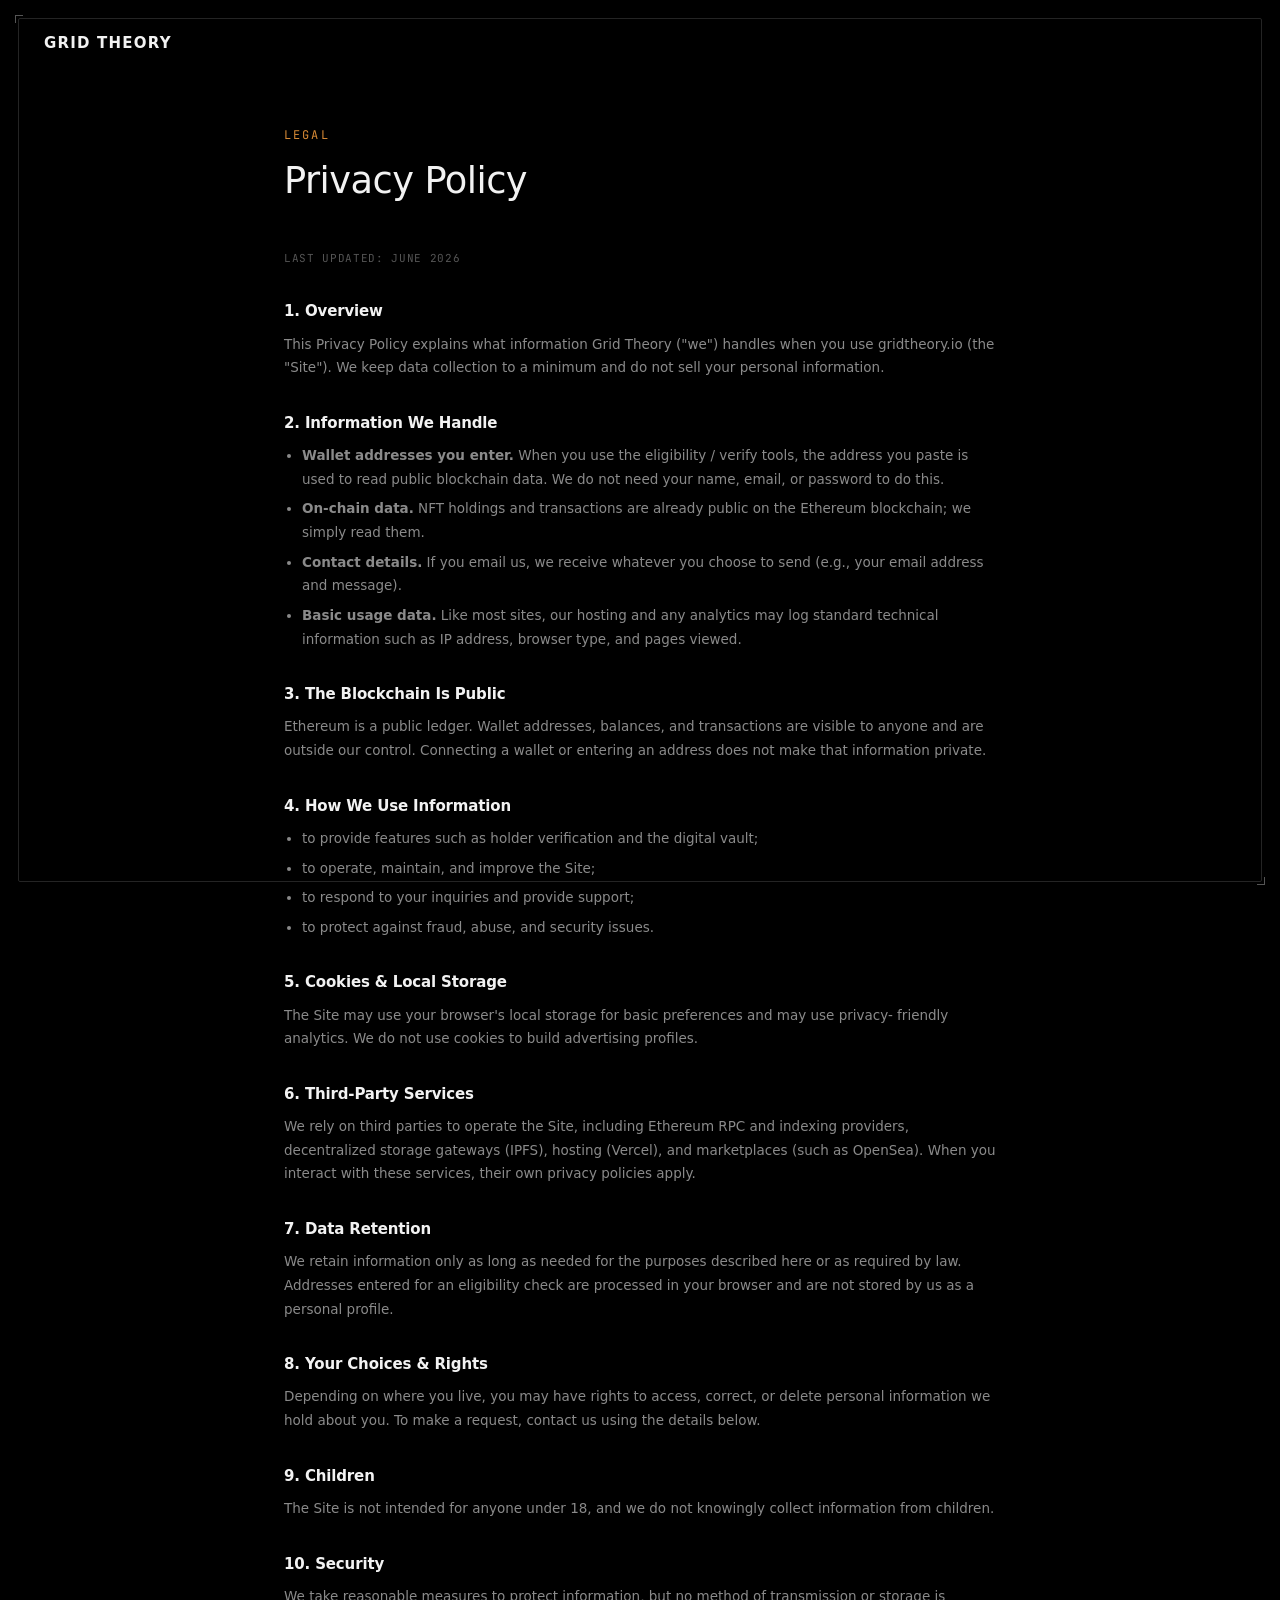
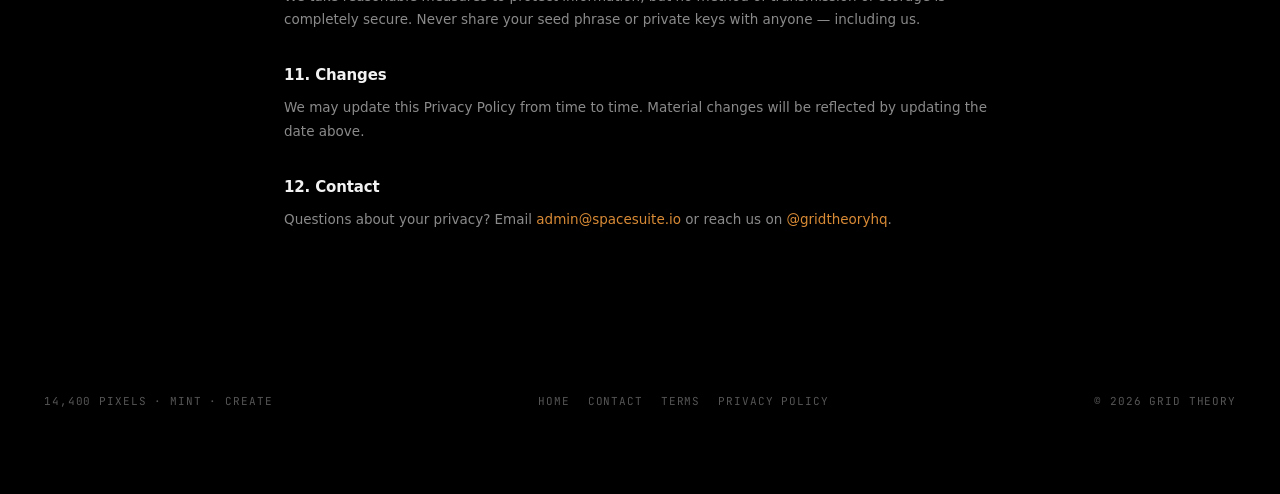
<file: privacy.html>
<!DOCTYPE html>
<html lang="en">
<head>
  <meta charset="UTF-8" />
  <meta name="viewport" content="width=device-width, initial-scale=1.0" />
  <title>Grid Theory — Privacy Policy</title>
  <meta name="description" content="Privacy Policy for Grid Theory — what we collect and how we use it." />

  <link rel="preconnect" href="https://api.fontshare.com" crossorigin />
  <link href="https://api.fontshare.com/v2/css?f[]=general-sans@400,500,600&display=swap" rel="stylesheet" />
  <link rel="preconnect" href="https://fonts.googleapis.com" />
  <link rel="preconnect" href="https://fonts.gstatic.com" crossorigin />
  <link href="https://fonts.googleapis.com/css2?family=JetBrains+Mono:wght@400;500&display=swap" rel="stylesheet" />

  <link rel="icon" type="image/png" href="assets/logo-favicon.png?v=69" />
  <link rel="stylesheet" href="styles.css?v=69" />
</head>
<body>
  <div class="frame" aria-hidden="true"></div>

  <header class="topbar">
    <a class="site-name" href="index.html#home" aria-label="Grid Theory">Grid Theory</a>
  </header>

  <main>
    <section class="panel legal-page">
      <div class="panel-head">
        <span class="section-index">LEGAL</span>
        <h2 class="panel-title">Privacy Policy</h2>
      </div>

      <div class="legal">
        <span class="legal-updated">Last updated: June 2026</span>

        <h3>1. Overview</h3>
        <p>
          This Privacy Policy explains what information Grid Theory ("we") handles when you use
          gridtheory.io (the "Site"). We keep data collection to a minimum and do not sell your
          personal information.
        </p>

        <h3>2. Information We Handle</h3>
        <ul>
          <li>
            <strong>Wallet addresses you enter.</strong> When you use the eligibility / verify tools,
            the address you paste is used to read public blockchain data. We do not need your name,
            email, or password to do this.
          </li>
          <li>
            <strong>On-chain data.</strong> NFT holdings and transactions are already public on the
            Ethereum blockchain; we simply read them.
          </li>
          <li>
            <strong>Contact details.</strong> If you email us, we receive whatever you choose to send
            (e.g., your email address and message).
          </li>
          <li>
            <strong>Basic usage data.</strong> Like most sites, our hosting and any analytics may log
            standard technical information such as IP address, browser type, and pages viewed.
          </li>
        </ul>

        <h3>3. The Blockchain Is Public</h3>
        <p>
          Ethereum is a public ledger. Wallet addresses, balances, and transactions are visible to
          anyone and are outside our control. Connecting a wallet or entering an address does not make
          that information private.
        </p>

        <h3>4. How We Use Information</h3>
        <ul>
          <li>to provide features such as holder verification and the digital vault;</li>
          <li>to operate, maintain, and improve the Site;</li>
          <li>to respond to your inquiries and provide support;</li>
          <li>to protect against fraud, abuse, and security issues.</li>
        </ul>

        <h3>5. Cookies &amp; Local Storage</h3>
        <p>
          The Site may use your browser's local storage for basic preferences and may use privacy-
          friendly analytics. We do not use cookies to build advertising profiles.
        </p>

        <h3>6. Third-Party Services</h3>
        <p>
          We rely on third parties to operate the Site, including Ethereum RPC and indexing providers,
          decentralized storage gateways (IPFS), hosting (Vercel), and marketplaces (such as OpenSea).
          When you interact with these services, their own privacy policies apply.
        </p>

        <h3>7. Data Retention</h3>
        <p>
          We retain information only as long as needed for the purposes described here or as required
          by law. Addresses entered for an eligibility check are processed in your browser and are not
          stored by us as a personal profile.
        </p>

        <h3>8. Your Choices &amp; Rights</h3>
        <p>
          Depending on where you live, you may have rights to access, correct, or delete personal
          information we hold about you. To make a request, contact us using the details below.
        </p>

        <h3>9. Children</h3>
        <p>
          The Site is not intended for anyone under 18, and we do not knowingly collect information
          from children.
        </p>

        <h3>10. Security</h3>
        <p>
          We take reasonable measures to protect information, but no method of transmission or storage
          is completely secure. Never share your seed phrase or private keys with anyone — including us.
        </p>

        <h3>11. Changes</h3>
        <p>
          We may update this Privacy Policy from time to time. Material changes will be reflected by
          updating the date above.
        </p>

        <h3>12. Contact</h3>
        <p>
          Questions about your privacy? Email
          <a href="mailto:admin@spacesuite.io">admin@spacesuite.io</a> or reach us on
          <a href="https://x.com/gridtheoryhq" target="_blank" rel="noreferrer">@gridtheoryhq</a>.
        </p>
      </div>
    </section>
  </main>

  <footer class="footer site-footer">
    <span class="foot-tag">14,400 PIXELS · MINT · CREATE</span>
    <nav class="foot-links" aria-label="Footer">
      <a href="index.html#home">Home</a>
      <a href="contact.html">Contact</a>
      <a href="terms.html">Terms</a>
      <a href="privacy.html">Privacy Policy</a>
    </nav>
    <span class="foot-copy">© 2026 Grid Theory</span>
  </footer>
</body>
</html>
</file>
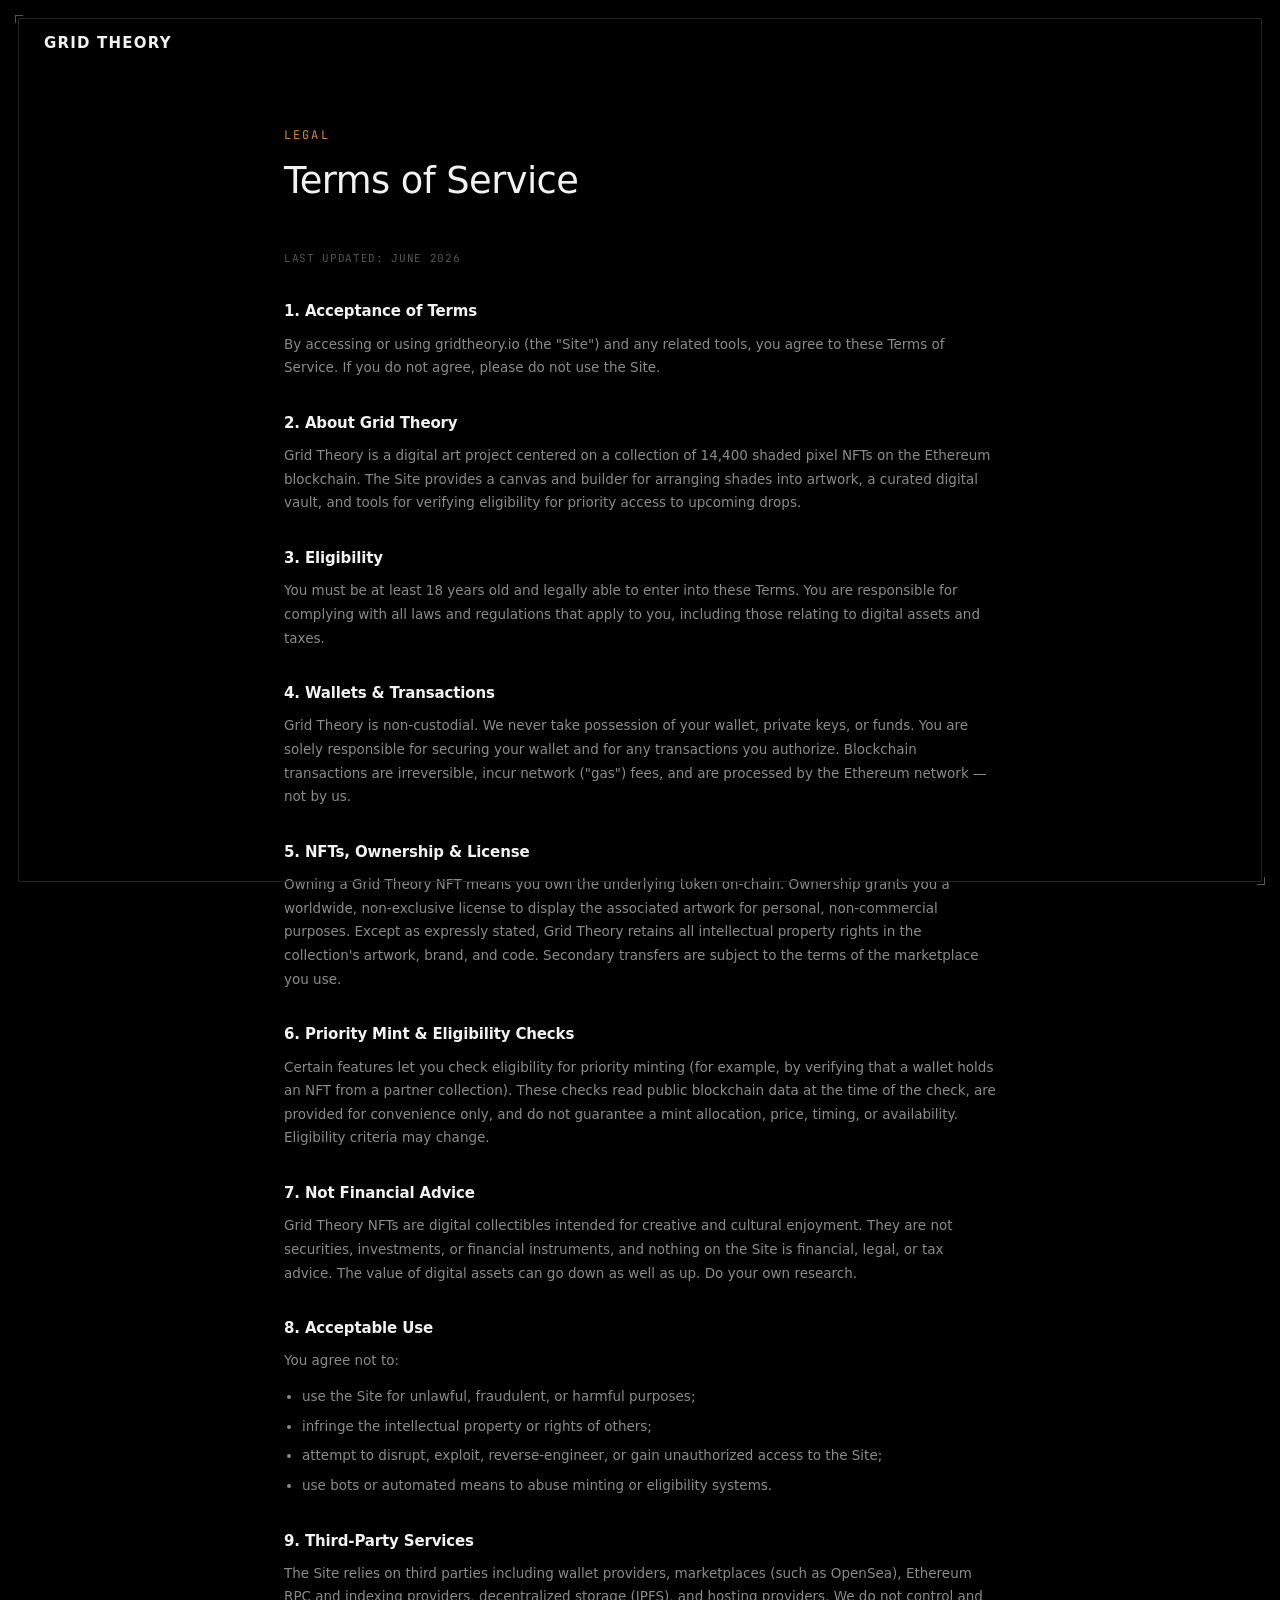
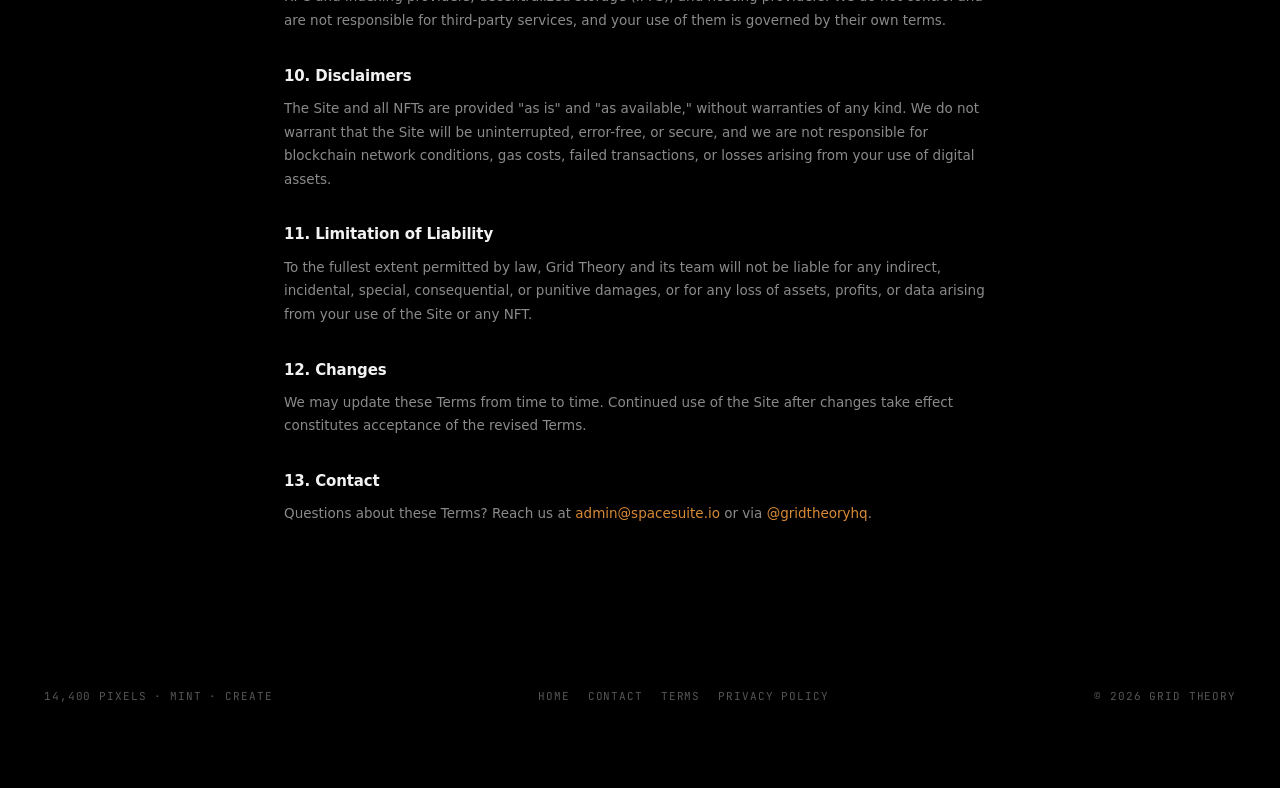
<file: terms.html>
<!DOCTYPE html>
<html lang="en">
<head>
  <meta charset="UTF-8" />
  <meta name="viewport" content="width=device-width, initial-scale=1.0" />
  <title>Grid Theory — Terms of Service</title>
  <meta name="description" content="Terms of Service for Grid Theory — the 14,400 shaded pixel NFT collection and canvas." />

  <link rel="preconnect" href="https://api.fontshare.com" crossorigin />
  <link href="https://api.fontshare.com/v2/css?f[]=general-sans@400,500,600&display=swap" rel="stylesheet" />
  <link rel="preconnect" href="https://fonts.googleapis.com" />
  <link rel="preconnect" href="https://fonts.gstatic.com" crossorigin />
  <link href="https://fonts.googleapis.com/css2?family=JetBrains+Mono:wght@400;500&display=swap" rel="stylesheet" />

  <link rel="icon" type="image/png" href="assets/logo-favicon.png?v=69" />
  <link rel="stylesheet" href="styles.css?v=69" />
</head>
<body>
  <div class="frame" aria-hidden="true"></div>

  <header class="topbar">
    <a class="site-name" href="index.html#home" aria-label="Grid Theory">Grid Theory</a>
  </header>

  <main>
    <section class="panel legal-page">
      <div class="panel-head">
        <span class="section-index">LEGAL</span>
        <h2 class="panel-title">Terms of Service</h2>
      </div>

      <div class="legal">
        <span class="legal-updated">Last updated: June 2026</span>

        <h3>1. Acceptance of Terms</h3>
        <p>
          By accessing or using gridtheory.io (the "Site") and any related tools, you agree to
          these Terms of Service. If you do not agree, please do not use the Site.
        </p>

        <h3>2. About Grid Theory</h3>
        <p>
          Grid Theory is a digital art project centered on a collection of 14,400 shaded pixel
          NFTs on the Ethereum blockchain. The Site provides a canvas and builder for arranging
          shades into artwork, a curated digital vault, and tools for verifying eligibility for
          priority access to upcoming drops.
        </p>

        <h3>3. Eligibility</h3>
        <p>
          You must be at least 18 years old and legally able to enter into these Terms. You are
          responsible for complying with all laws and regulations that apply to you, including
          those relating to digital assets and taxes.
        </p>

        <h3>4. Wallets &amp; Transactions</h3>
        <p>
          Grid Theory is non-custodial. We never take possession of your wallet, private keys, or
          funds. You are solely responsible for securing your wallet and for any transactions you
          authorize. Blockchain transactions are irreversible, incur network ("gas") fees, and are
          processed by the Ethereum network — not by us.
        </p>

        <h3>5. NFTs, Ownership &amp; License</h3>
        <p>
          Owning a Grid Theory NFT means you own the underlying token on-chain. Ownership grants
          you a worldwide, non-exclusive license to display the associated artwork for personal,
          non-commercial purposes. Except as expressly stated, Grid Theory retains all intellectual
          property rights in the collection's artwork, brand, and code. Secondary transfers are
          subject to the terms of the marketplace you use.
        </p>

        <h3>6. Priority Mint &amp; Eligibility Checks</h3>
        <p>
          Certain features let you check eligibility for priority minting (for example, by verifying
          that a wallet holds an NFT from a partner collection). These checks read public blockchain
          data at the time of the check, are provided for convenience only, and do not guarantee a
          mint allocation, price, timing, or availability. Eligibility criteria may change.
        </p>

        <h3>7. Not Financial Advice</h3>
        <p>
          Grid Theory NFTs are digital collectibles intended for creative and cultural enjoyment.
          They are not securities, investments, or financial instruments, and nothing on the Site is
          financial, legal, or tax advice. The value of digital assets can go down as well as up. Do
          your own research.
        </p>

        <h3>8. Acceptable Use</h3>
        <p>You agree not to:</p>
        <ul>
          <li>use the Site for unlawful, fraudulent, or harmful purposes;</li>
          <li>infringe the intellectual property or rights of others;</li>
          <li>attempt to disrupt, exploit, reverse-engineer, or gain unauthorized access to the Site;</li>
          <li>use bots or automated means to abuse minting or eligibility systems.</li>
        </ul>

        <h3>9. Third-Party Services</h3>
        <p>
          The Site relies on third parties including wallet providers, marketplaces (such as
          OpenSea), Ethereum RPC and indexing providers, decentralized storage (IPFS), and hosting
          providers. We do not control and are not responsible for third-party services, and your
          use of them is governed by their own terms.
        </p>

        <h3>10. Disclaimers</h3>
        <p>
          The Site and all NFTs are provided "as is" and "as available," without warranties of any
          kind. We do not warrant that the Site will be uninterrupted, error-free, or secure, and we
          are not responsible for blockchain network conditions, gas costs, failed transactions, or
          losses arising from your use of digital assets.
        </p>

        <h3>11. Limitation of Liability</h3>
        <p>
          To the fullest extent permitted by law, Grid Theory and its team will not be liable for any
          indirect, incidental, special, consequential, or punitive damages, or for any loss of
          assets, profits, or data arising from your use of the Site or any NFT.
        </p>

        <h3>12. Changes</h3>
        <p>
          We may update these Terms from time to time. Continued use of the Site after changes take
          effect constitutes acceptance of the revised Terms.
        </p>

        <h3>13. Contact</h3>
        <p>
          Questions about these Terms? Reach us at
          <a href="mailto:admin@spacesuite.io">admin@spacesuite.io</a> or via
          <a href="https://x.com/gridtheoryhq" target="_blank" rel="noreferrer">@gridtheoryhq</a>.
        </p>
      </div>
    </section>
  </main>

  <footer class="footer site-footer">
    <span class="foot-tag">14,400 PIXELS · MINT · CREATE</span>
    <nav class="foot-links" aria-label="Footer">
      <a href="index.html#home">Home</a>
      <a href="contact.html">Contact</a>
      <a href="terms.html">Terms</a>
      <a href="privacy.html">Privacy Policy</a>
    </nav>
    <span class="foot-copy">© 2026 Grid Theory</span>
  </footer>
</body>
</html>
</file>
<file: styles.css>
:root {
  --bg: #000000;
  --bg-soft: #111111;
  --text: #f2f2f2;
  --muted: #8a8a8a;
  --faint: #555555;
  --line: #242424;
  --accent-color: #d88a35;
  --accent: var(--accent-color);
  --blue: var(--accent-color);
  --cyan: #00a7b5;
  --gold: #ffc247;
  --violet: #2a1545;
  --font-display: 'General Sans', system-ui, sans-serif;
  --font-mono: 'JetBrains Mono', ui-monospace, monospace;
  --frame-inset: 18px;
  --pad-x: clamp(20px, 5vw, 64px);
}

* { box-sizing: border-box; margin: 0; padding: 0; }

html { scroll-behavior: smooth; }

body {
  background: var(--bg);
  color: var(--text);
  font-family: var(--font-display);
  -webkit-font-smoothing: antialiased;
  line-height: 1.5;
  overflow-x: hidden;
  position: relative;
  min-height: 100vh;
}

/* radial atmosphere */
body::before {
  content: "";
  position: fixed;
  inset: 0;
  background: #000000;
  pointer-events: none;
  z-index: 0;
}

/* ---- thin framed border ---- */
.frame {
  position: fixed;
  inset: var(--frame-inset);
  border: 1px solid var(--line);
  border-radius: 2px;
  pointer-events: none;
  z-index: 50;
}
.frame::before, .frame::after {
  content: "";
  position: absolute;
  width: 7px; height: 7px;
  border: 1px solid var(--faint);
}
.frame::before { top: -4px; left: -4px; border-right: none; border-bottom: none; }
.frame::after { bottom: -4px; right: -4px; border-left: none; border-top: none; }

/* ---- topbar ---- */
.topbar {
  position: fixed;
  top: calc(var(--frame-inset) + 14px);
  left: 0; right: 0;
  display: flex;
  align-items: center;
  justify-content: space-between;
  padding: 0 calc(var(--frame-inset) + 26px);
  z-index: 60;
}

.site-name {
  font-family: var(--font-display);
  font-size: 15px;
  font-weight: 700;
  letter-spacing: 0.08em;
  color: var(--text);
  text-decoration: none;
  text-transform: uppercase;
  white-space: nowrap;
  transition: color .25s;
}

.site-name:hover {
  color: transparent;
  background: linear-gradient(90deg, #ff4d4d, #d88a35, #f0b56a, #1ca3a5, #4f8dff, #ff4d4d);
  background-size: 320% 100%;
  -webkit-background-clip: text;
  background-clip: text;
  animation: wordmark-colour-flow 1.8s ease-in-out infinite;
}

@keyframes wordmark-colour-flow {
  0% { background-position: 0% 50%; }
  50% { background-position: 100% 50%; }
  100% { background-position: 0% 50%; }
}

/* segmented nav */
.nav {
  display: flex;
  border: 1px solid var(--line);
  border-radius: 0;
  overflow: hidden;
  background: rgba(255,255,255,0.018);
  backdrop-filter: blur(6px);
}
.nav-link {
  font-family: var(--font-display);
  font-size: 14px;
  font-weight: 500;
  letter-spacing: 0.01em;
  color: var(--text);
  text-decoration: none;
  padding: 10px 24px;
  border-right: 1px solid var(--line);
  transition: color .25s, background .25s;
}
.nav-link:last-child { border-right: none; }
.nav-link:hover { color: var(--text); background: rgba(255,255,255,0.04); }
.nav-link.is-active { color: var(--text); background: rgba(255,255,255,0.06); }
.nav-link-locked {
  position: relative;
  color: rgba(255,255,255,0.62);
}
.nav-link-locked::after {
  content: "";
  display: inline-block;
  width: 9px;
  height: 11px;
  margin-left: 6px;
  vertical-align: -1px;
  background-color: var(--accent-color);
  -webkit-mask: url("data:image/svg+xml,%3Csvg xmlns='http://www.w3.org/2000/svg' viewBox='0 0 24 24'%3E%3Cpath d='M7 10V7a5 5 0 0 1 10 0v3' fill='none' stroke='%23000' stroke-width='2'/%3E%3Crect x='4' y='10' width='16' height='11' rx='2' fill='%23000'/%3E%3C/svg%3E") no-repeat center / contain;
  mask: url("data:image/svg+xml,%3Csvg xmlns='http://www.w3.org/2000/svg' viewBox='0 0 24 24'%3E%3Cpath d='M7 10V7a5 5 0 0 1 10 0v3' fill='none' stroke='%23000' stroke-width='2'/%3E%3Crect x='4' y='10' width='16' height='11' rx='2' fill='%23000'/%3E%3C/svg%3E") no-repeat center / contain;
}
.menu-toggle {
  display: none;
  flex-direction: column;
  gap: 5px;
  background: none;
  border: none;
  cursor: pointer;
  padding: 8px;
}
.menu-toggle span {
  width: 22px; height: 1.5px;
  background: var(--text);
  transition: transform .3s, opacity .3s;
}

/* ---- hero ---- */
.hero {
  position: relative;
  z-index: 1;
  min-height: 100vh;
  display: flex;
  align-items: center;
  justify-content: center;
  gap: clamp(42px, 7vw, 110px);
  padding: 0 var(--pad-x);
}
.hero-inner {
  max-width: 620px;
  width: 100%;
}
.hero-title {
  font-size: clamp(2rem, 5.2vw, 3.4rem);
  font-weight: 500;
  line-height: 1.08;
  letter-spacing: -0.02em;
  margin-bottom: 34px;
}

.pixel-art-preview {
  width: clamp(220px, 28vw, 390px);
  aspect-ratio: 1;
  border: 1px solid rgba(255,255,255,0.14);
  background: #0b0b0b;
  box-shadow: 0 34px 120px rgba(0,0,0,0.62), 0 0 80px rgba(255,45,111,0.09);
  padding: clamp(7px, 1vw, 11px);
}

.pixel-board-image {
  width: 100%;
  height: 100%;
  display: block;
  object-fit: cover;
  image-rendering: pixelated;
  image-rendering: crisp-edges;
}

/* ---- digital vault: 3D coverflow gallery ---- */
.vault-loading, .vault-empty {
  font-family: var(--font-mono);
  font-size: 12px;
  letter-spacing: 0.04em;
  color: var(--muted);
  padding: 24px 0;
}
.vault-coverflow {
  position: relative;
  height: clamp(330px, 46vw, 560px);
  margin: 22px 0 6px;
  perspective: 1600px;
}
.vault-track {
  position: absolute;
  inset: 0;
  transform-style: preserve-3d;
}
.vault-frame {
  position: absolute;
  top: 50%;
  left: 50%;
  width: clamp(230px, 33vw, 410px);
  height: clamp(290px, 42vw, 520px);
  border: 1px solid rgba(255, 255, 255, 0.14);
  border-radius: 5px;
  background: #0b0b0b;
  overflow: hidden;
  box-shadow: 0 28px 80px rgba(0, 0, 0, 0.6);
  cursor: pointer;
  filter: brightness(0.45) saturate(0.85) blur(3.5px);
  transition: transform .6s cubic-bezier(.22, .7, .2, 1), opacity .6s, filter .6s, box-shadow .6s, border-color .6s;
  will-change: transform, opacity;
}
.vault-frame.is-active {
  filter: none;
  cursor: default;
  border-color: rgba(216, 138, 53, 0.5);
  box-shadow: 0 44px 130px rgba(0, 0, 0, 0.78), 0 0 80px rgba(216, 138, 53, 0.1);
}
.vault-frame-img {
  width: 100%;
  height: 100%;
  object-fit: cover;
  display: block;
}
.vault-frame-info {
  position: absolute;
  left: 0;
  right: 0;
  bottom: 0;
  max-height: 70%;
  overflow-y: auto;
  padding: 40px 16px 16px;
  background: linear-gradient(transparent, rgba(6, 6, 8, 0.7) 28%, rgba(6, 6, 8, 0.96));
  -webkit-backdrop-filter: blur(4px);
  backdrop-filter: blur(4px);
  opacity: 0;
  transform: translateY(10px);
  transition: opacity .4s .12s, transform .4s .12s;
  -ms-overflow-style: none;
  scrollbar-width: thin;
}
.vault-frame-info::-webkit-scrollbar { width: 4px; }
.vault-frame-info::-webkit-scrollbar-thumb { background: rgba(255,255,255,0.18); }
.vault-frame.is-active .vault-frame-info { opacity: 1; transform: none; }
.vault-frame-info strong {
  display: block;
  font-size: 14px;
  font-weight: 600;
  letter-spacing: -0.01em;
  margin-bottom: 7px;
}
.vault-frame-info p {
  margin: 0;
  font-size: 11px;
  line-height: 1.55;
  color: rgba(255, 255, 255, 0.76);
}
/* caption below the frame — used on mobile (hidden on desktop, where the
   info sits as an overlay inside the frame) */
.vault-caption { display: none; }

.vault-controls {
  display: flex;
  align-items: center;
  justify-content: center;
  gap: 20px;
  margin-top: 14px;
}

/* Mobile: the 3D coverflow is too cramped — show a single full-width image
   with the description below it instead. */
@media (max-width: 720px) {
  .vault-coverflow {
    height: auto;
    perspective: none;
    margin: 18px 0 0;
  }
  .vault-track {
    position: static;
    transform-style: flat;
  }
  .vault-frame {
    position: relative;
    top: auto;
    left: auto;
    width: 100%;
    height: auto;
    aspect-ratio: 1;
    transform: none !important;
    filter: none !important;
    opacity: 1 !important;
    box-shadow: 0 20px 60px rgba(0, 0, 0, 0.6);
  }
  .vault-frame:not(.is-active) { display: none; }
  .vault-frame-info { display: none; }
  .vault-caption {
    display: block;
    margin: 16px 2px 2px;
  }
  .vault-caption strong {
    display: block;
    font-size: 15px;
    font-weight: 600;
    letter-spacing: -0.01em;
    margin-bottom: 8px;
  }
  .vault-caption p {
    margin: 0;
    font-size: 12px;
    line-height: 1.65;
    color: var(--muted);
  }
}
.vault-nav {
  width: 42px;
  height: 42px;
  display: flex;
  align-items: center;
  justify-content: center;
  border: 1px solid var(--line);
  background: rgba(255, 255, 255, 0.03);
  color: var(--text);
  font-size: 20px;
  line-height: 1;
  cursor: pointer;
  border-radius: 999px;
  transition: border-color .25s, color .25s, background .25s;
}
.vault-nav:hover { border-color: var(--accent-color); color: var(--accent); }
.vault-counter {
  min-width: 54px;
  text-align: center;
  font-family: var(--font-mono);
  font-size: 11px;
  letter-spacing: 0.08em;
  color: var(--faint);
}

.hero-grid {
  width: 100%;
  height: 100%;
  display: grid;
  grid-template-columns: 1fr 1fr;
  grid-template-rows: 1fr 1fr;
  gap: clamp(6px, 1vw, 10px);
}

.hero-tile {
  width: 100%;
  height: 100%;
  display: block;
  border: 1px solid rgba(255,255,255,0.12);
  background: #060606;
}

.hero-meta {
  font-family: var(--font-mono);
  font-size: 13px;
  line-height: 1.85;
  letter-spacing: 0.02em;
  color: var(--accent-color);
  text-transform: uppercase;
}
.hero-meta .meta-gap { margin-top: 16px; }

.hero-links {
  margin-top: 30px;
  display: flex;
  flex-direction: column;
  gap: 4px;
}
.text-link {
  font-family: var(--font-mono);
  font-size: 12px;
  letter-spacing: 0.03em;
  text-transform: uppercase;
  color: var(--text);
  text-decoration: none;
  width: fit-content;
  border-bottom: 1px solid var(--faint);
  padding-bottom: 2px;
  transition: color .25s, border-color .25s;
}
.text-link:hover { color: var(--accent); border-color: var(--accent); }

/* ---- panels ---- */
.panel {
  position: relative;
  z-index: 1;
  padding: clamp(80px, 14vh, 160px) var(--pad-x);
  max-width: 1120px;
  margin: 0 auto;
}
.panel-head { margin-bottom: 48px; }
.section-index {
  font-family: var(--font-mono);
  font-size: 12px;
  letter-spacing: 0.18em;
  color: var(--blue);
  display: block;
  margin-bottom: 16px;
}
.panel-title {
  font-size: clamp(1.5rem, 3.4vw, 2.3rem);
  font-weight: 500;
  letter-spacing: -0.015em;
  line-height: 1.12;
}
.panel-note {
  font-family: var(--font-mono);
  font-size: 12px;
  line-height: 1.8;
  color: var(--muted);
  text-transform: uppercase;
  letter-spacing: 0.02em;
  max-width: 460px;
  margin-top: 40px;
}

/* canvas stage */
.canvas-stage {
  position: relative;
  border: 1px solid var(--line);
  border-radius: 3px;
  aspect-ratio: 1;
  overflow: hidden;
  background: #000000;
}
#field { width: 100%; height: 100%; display: block; cursor: crosshair; }
.canvas-stage { display: flex; align-items: center; justify-content: center; }
.canvas-video { width: 70%; height: 70%; display: block; object-fit: contain; }
.canvas-readout {
  position: absolute;
  bottom: 14px; left: 16px;
  display: flex;
  gap: 22px;
  font-family: var(--font-mono);
  font-size: 11px;
  letter-spacing: 0.06em;
  color: var(--faint);
  text-transform: uppercase;
  pointer-events: none;
}
.canvas-readout span { transition: color .2s; }

/* grid size examples */
.grid-size-list {
  display: grid;
  grid-template-columns: repeat(4, 1fr);
  gap: 14px;
}

.grid-size-card {
  border: 1px solid var(--line);
  background: rgba(255,255,255,0.01);
  color: inherit;
  padding: 14px;
  min-height: 210px;
  display: flex;
  flex-direction: column;
  justify-content: space-between;
  text-align: left;
  cursor: pointer;
  appearance: none;
  transition: border-color .25s, background .25s, transform .25s;
}

.grid-size-card:hover {
  border-color: var(--accent-color);
  background: rgba(216,138,53,0.025);
  transform: translateY(-2px);
}

.grid-size-card:focus-visible {
  outline: 2px solid #5aa7ff;
  outline-offset: 3px;
}

.grid-size-card.is-active {
  border-color: #5aa7ff;
  background: rgba(90,167,255,0.045);
  box-shadow: 0 0 0 1px rgba(90,167,255,0.14), 0 18px 60px rgba(90,167,255,0.06);
}

.grid-size-card span {
  font-family: var(--font-mono);
  font-size: 13px;
  letter-spacing: 0.08em;
  color: var(--accent-color);
  text-transform: uppercase;
  margin-top: 16px;
}

.grid-sample {
  width: 100%;
  aspect-ratio: 1;
  position: relative;
  border: 1px solid rgba(255,255,255,0.38);
  background-color: #101010;
  background-image:
    linear-gradient(rgba(255,255,255,0.5) 1px, transparent 1px),
    linear-gradient(90deg, rgba(255,255,255,0.5) 1px, transparent 1px);
  background-size:
    calc(100% / var(--grid-size, 6)) calc(100% / var(--grid-size, 6)),
    calc(100% / var(--grid-size, 6)) calc(100% / var(--grid-size, 6));
  background-position: 0 0;
  overflow: hidden;
}

/* builder */
.builder-panel {
  max-width: 1240px;
  padding-top: clamp(130px, 18vh, 220px);
  margin-top: clamp(24px, 5vh, 72px);
}

.builder-head {
  display: flex;
  justify-content: space-between;
  align-items: flex-start;
  gap: 24px;
}

.wallet-button,
.download-button,
.builder-grid-controls button {
  border: 1px solid var(--line);
  background: rgba(255,255,255,0.018);
  color: var(--text);
  font-family: var(--font-mono);
  font-size: 11px;
  letter-spacing: 0.07em;
  text-transform: uppercase;
  padding: 11px 14px;
  cursor: pointer;
  transition: border-color .25s, background .25s, color .25s, transform .25s;
}

.wallet-button:hover,
.download-button:hover,
.builder-grid-controls button:hover,
.builder-grid-controls button.is-active {
  border-color: var(--accent-color);
  color: var(--accent-color);
  background: rgba(216,138,53,0.04);
}

.builder-shell {
  display: grid;
  grid-template-columns: minmax(230px, 300px) 1fr;
  gap: 18px;
  align-items: stretch;
}

.nft-drawer,
.builder-workspace {
  border: 1px solid var(--line);
  background: rgba(255,255,255,0.012);
}

.nft-drawer {
  padding: 16px;
}

.drawer-head {
  display: flex;
  flex-direction: column;
  gap: 8px;
  margin-bottom: 16px;
}

.drawer-head span {
  font-family: var(--font-mono);
  font-size: 12px;
  letter-spacing: 0.08em;
  color: var(--accent-color);
  text-transform: uppercase;
}

.nft-count {
  font-family: var(--font-mono);
  font-size: 11px;
  line-height: 1.4;
  letter-spacing: 0.07em;
  color: var(--text);
  text-transform: uppercase;
  font-weight: 500;
}

.drawer-head small {
  font-family: var(--font-mono);
  font-size: 10px;
  line-height: 1.6;
  color: var(--muted);
  text-transform: uppercase;
}

.nft-palette {
  display: grid;
  grid-template-columns: repeat(4, 1fr);
  gap: 8px;
  max-height: 520px;
  overflow: auto;
  padding-right: 4px;
}

.nft-palette.is-return-target {
  outline: 2px dashed var(--accent-color);
  outline-offset: 4px;
  background: rgba(216,138,53,0.05);
}

.nft-empty {
  grid-column: 1 / -1;
  min-height: 220px;
  border: 1px dashed rgba(255,255,255,0.18);
  display: grid;
  place-items: center;
  text-align: center;
  padding: 18px;
  font-family: var(--font-mono);
  font-size: 10px;
  line-height: 1.7;
  letter-spacing: 0.06em;
  color: var(--muted);
  text-transform: uppercase;
}

.nft-swatch {
  aspect-ratio: 1;
  border: 1px solid rgba(255,255,255,0.16);
  cursor: grab;
  position: relative;
  transition: transform .2s, border-color .2s;
}

.nft-swatch:active { cursor: grabbing; }
.nft-swatch.is-selected,
.nft-swatch:hover {
  border-color: var(--accent-color);
  transform: translateY(-1px);
}

.nft-swatch::after {
  content: attr(data-token);
  position: absolute;
  left: 4px;
  bottom: 3px;
  font-family: var(--font-mono);
  font-size: 7px;
  color: rgba(255,255,255,0.72);
  text-shadow: 0 1px 2px rgba(0,0,0,0.8);
}

.builder-workspace {
  padding: 16px;
  min-width: 0;
}

.builder-toolbar {
  display: flex;
  justify-content: space-between;
  gap: 14px;
  margin-bottom: 16px;
}

.builder-grid-controls {
  display: flex;
  flex-wrap: wrap;
  gap: 8px;
}

.download-group {
  display: flex;
  gap: 8px;
}

.art-name-input {
  border: 1px solid var(--line);
  background: rgba(255,255,255,0.02);
  color: var(--text);
  font-family: var(--font-mono);
  font-size: 11px;
  letter-spacing: 0.06em;
  text-transform: uppercase;
  padding: 0 12px;
  min-width: 160px;
}

.art-name-input::placeholder {
  color: var(--faint);
  text-transform: uppercase;
}

.art-name-input:focus {
  outline: none;
  border-color: var(--accent-color);
}

.builder-board-wrap {
  display: grid;
  place-items: center;
  min-height: 560px;
  background: #050505;
  border: 1px solid rgba(255,255,255,0.08);
  overflow: hidden;
}

.builder-board {
  width: min(70vh, 100%, 620px);
  aspect-ratio: 1;
  display: grid;
  background: rgba(255,255,255,0.42);
  gap: 1px;
  border: 1px solid rgba(255,255,255,0.28);
}

.builder-cell {
  border: 0;
  padding: 0;
  background: #101010;
  min-width: 0;
  min-height: 0;
  cursor: copy;
  transition: outline .15s, filter .15s;
}

.builder-cell:hover,
.builder-cell.is-hovered {
  outline: 2px solid #5aa7ff;
  outline-offset: -2px;
  filter: brightness(1.18);
}

/* standalone lab page */
.lab-page {
  padding-top: clamp(120px, 16vh, 200px);
  margin-top: 0;
}

/* wallet picker modal */
.wallet-modal {
  position: fixed;
  inset: 0;
  z-index: 1000;
  display: grid;
  place-items: center;
  padding: 24px;
  background: rgba(0,0,0,0);
  backdrop-filter: blur(0);
  -webkit-backdrop-filter: blur(0);
  opacity: 0;
  pointer-events: none;
  transition: opacity .25s, background .25s, backdrop-filter .25s;
}

.wallet-modal.is-visible {
  background: rgba(0,0,0,0.5);
  backdrop-filter: blur(14px);
  -webkit-backdrop-filter: blur(14px);
  opacity: 1;
  pointer-events: auto;
}

.wallet-card {
  position: relative;
  width: min(420px, 100%);
  border: 1px solid rgba(216,138,53,0.42);
  background: rgba(8,8,8,0.96);
  box-shadow: 0 40px 140px rgba(0,0,0,0.8), 0 0 80px rgba(216,138,53,0.08);
  padding: 30px 26px 24px;
  transform: translateY(12px) scale(0.985);
  opacity: 0;
  transition: transform .25s, opacity .25s;
}

.wallet-modal.is-visible .wallet-card {
  transform: translateY(0) scale(1);
  opacity: 1;
}

.wallet-close {
  position: absolute;
  top: 14px;
  right: 14px;
  border: 1px solid var(--line);
  background: rgba(255,255,255,0.02);
  color: var(--text);
  font-family: var(--font-mono);
  font-size: 10px;
  letter-spacing: 0.08em;
  text-transform: uppercase;
  padding: 8px 11px;
  cursor: pointer;
}

.wallet-close:hover { border-color: var(--accent-color); color: var(--accent-color); }

.wallet-eyebrow {
  display: block;
  font-family: var(--font-mono);
  font-size: 11px;
  letter-spacing: 0.14em;
  text-transform: uppercase;
  color: var(--accent-color);
  margin-bottom: 12px;
}

.wallet-card h3 {
  font-size: 1.4rem;
  font-weight: 500;
  letter-spacing: -0.015em;
  margin-bottom: 20px;
}

/* verify popup */
.verify-intro {
  font-size: 12.5px;
  line-height: 1.7;
  color: var(--muted);
  margin: -8px 0 18px;
}
.verify-modal .cert-form { margin-top: 0; }
.verify-result { margin-top: 14px; }
.verify-result:empty { display: none; }

.wallet-options {
  display: flex;
  flex-direction: column;
  gap: 10px;
  margin-bottom: 16px;
}

.wallet-option {
  display: flex;
  align-items: center;
  justify-content: space-between;
  border: 1px solid var(--line);
  background: rgba(255,255,255,0.018);
  color: var(--text);
  padding: 15px 16px;
  cursor: pointer;
  transition: border-color .2s, background .2s, transform .2s;
}

.wallet-option:hover {
  border-color: var(--accent-color);
  background: rgba(216,138,53,0.05);
  transform: translateY(-1px);
}

.wallet-option[data-missing="true"] { opacity: 0.55; }

.wallet-option-name {
  font-family: var(--font-display);
  font-size: 15px;
  font-weight: 500;
}

.wallet-option-status {
  font-family: var(--font-mono);
  font-size: 9px;
  letter-spacing: 0.08em;
  text-transform: uppercase;
  color: var(--muted);
}

.wallet-card small {
  display: block;
  font-family: var(--font-mono);
  font-size: 10px;
  line-height: 1.6;
  letter-spacing: 0.04em;
  color: var(--muted);
  text-transform: uppercase;
}

/* lab wallet header */
.lab-wallet {
  display: flex;
  flex-direction: column;
  align-items: flex-end;
  gap: 8px;
  max-width: 320px;
}

.lab-wallet small {
  font-family: var(--font-mono);
  font-size: 10px;
  line-height: 1.6;
  letter-spacing: 0.04em;
  color: var(--muted);
  text-transform: uppercase;
  text-align: right;
}

/* certificate verification */
.cert-verify {
  margin-top: 40px;
  border: 1px solid var(--line);
  background: rgba(255,255,255,0.012);
  padding: clamp(22px, 3vw, 34px);
}

.cert-title {
  font-size: clamp(1.2rem, 2.6vw, 1.7rem);
  font-weight: 500;
  letter-spacing: -0.015em;
  line-height: 1.12;
  margin-top: 12px;
}

.cert-note {
  font-family: var(--font-mono);
  font-size: 11px;
  line-height: 1.8;
  letter-spacing: 0.02em;
  color: var(--muted);
  text-transform: uppercase;
  max-width: 520px;
  margin-top: 14px;
}

.cert-form {
  display: flex;
  gap: 10px;
  margin-top: 22px;
  max-width: 480px;
}

.cert-form input {
  flex: 1;
  min-width: 0;
  border: 1px solid var(--line);
  background: rgba(255,255,255,0.02);
  color: var(--text);
  font-family: var(--font-mono);
  font-size: 13px;
  letter-spacing: 0.08em;
  text-transform: uppercase;
  padding: 12px 14px;
}

.cert-form input:focus {
  outline: none;
  border-color: var(--accent-color);
}

.cert-form button {
  border: 1px solid var(--accent-color);
  background: rgba(216,138,53,0.06);
  color: var(--accent-color);
  font-family: var(--font-mono);
  font-size: 11px;
  letter-spacing: 0.08em;
  text-transform: uppercase;
  padding: 12px 22px;
  cursor: pointer;
  transition: background .25s, color .25s;
}

.cert-form button:hover {
  background: var(--accent-color);
  color: #050505;
}

.cert-result {
  margin-top: 16px;
  font-family: var(--font-mono);
  font-size: 11px;
  line-height: 1.7;
  letter-spacing: 0.04em;
  text-transform: uppercase;
  min-height: 1.2em;
}

.cert-result.is-valid { color: #4ade80; }
.cert-result.is-invalid { color: #ff6a6a; }

/* locked future sections */
.locked-panel {
  position: relative;
  overflow: hidden;
}

.locked-panel .builder-shell,
.locked-panel .store-grid,
.locked-panel > .panel-note {
  opacity: 0.34;
  filter: grayscale(0.45);
  pointer-events: none;
}

.lock-overlay {
  position: absolute;
  z-index: 5;
  left: 50%;
  top: 52%;
  transform: translate(-50%, -50%);
  width: min(460px, calc(100% - 42px));
  border: 1px solid rgba(216,138,53,0.42);
  background: rgba(5,5,5,0.88);
  color: var(--text);
  padding: 26px;
  text-align: left;
  cursor: pointer;
  box-shadow: 0 30px 100px rgba(0,0,0,0.74), 0 0 70px rgba(216,138,53,0.08);
  backdrop-filter: blur(12px);
}

.lock-overlay span,
.lock-overlay small {
  display: block;
  font-family: var(--font-mono);
  text-transform: uppercase;
  letter-spacing: 0.08em;
}

.lock-overlay .lock-kicker {
  color: var(--accent-color);
  font-size: 11px;
  margin-bottom: 12px;
}

.lock-overlay strong {
  display: block;
  font-size: clamp(1.35rem, 3vw, 2rem);
  font-weight: 500;
  line-height: 1.08;
  letter-spacing: -0.02em;
  margin-bottom: 14px;
}

.lock-overlay small {
  color: var(--muted);
  font-size: 10px;
  line-height: 1.6;
}

.lock-overlay:hover {
  border-color: var(--accent-color);
  background: rgba(8,8,8,0.94);
}

.store-panel {
  max-width: 1240px;
}

.store-grid {
  display: grid;
  grid-template-columns: repeat(3, 1fr);
  gap: 14px;
}

.store-card {
  min-height: 260px;
  border: 1px solid var(--line);
  background: rgba(255,255,255,0.012);
  padding: 22px;
  display: flex;
  flex-direction: column;
  justify-content: space-between;
}

.store-card span {
  font-family: var(--font-mono);
  font-size: 11px;
  letter-spacing: 0.12em;
  color: var(--accent-color);
}

.store-card h3 {
  font-size: clamp(1.15rem, 2.4vw, 1.65rem);
  line-height: 1.08;
  font-weight: 500;
  letter-spacing: -0.015em;
  max-width: 230px;
}

.store-card p {
  font-family: var(--font-mono);
  color: var(--muted);
  font-size: 11px;
  line-height: 1.7;
  letter-spacing: 0.03em;
  text-transform: uppercase;
}

.topbar,
main,
.footer,
.social,
.frame {
  transition: filter 300ms ease-in-out, transform 300ms ease-in-out;
}

.future-page-open,
.future-page-exiting {
  overflow: hidden;
}

.future-page-open .topbar,
.future-page-open main,
.future-page-open .footer,
.future-page-open .social,
.future-page-open .frame {
  filter: blur(12px);
  transform: scale(0.992);
  pointer-events: none;
}

.future-page-exiting .topbar,
.future-page-exiting main,
.future-page-exiting .footer,
.future-page-exiting .social,
.future-page-exiting .frame {
  pointer-events: none;
}

.future-page {
  position: fixed;
  inset: 0;
  z-index: 1000;
  display: grid;
  place-items: center;
  padding: calc(var(--frame-inset) + 22px);
  background: rgba(0,0,0,0);
  backdrop-filter: blur(0);
  -webkit-backdrop-filter: blur(0);
  opacity: 0;
  pointer-events: none;
  transition:
    opacity 300ms ease-in-out,
    background 300ms ease-in-out,
    backdrop-filter 300ms ease-in-out,
    -webkit-backdrop-filter 300ms ease-in-out;
}

.future-page.is-visible {
  background: rgba(0,0,0,0.48);
  backdrop-filter: blur(18px);
  -webkit-backdrop-filter: blur(18px);
  opacity: 1;
  pointer-events: auto;
}

.future-page.is-closing {
  pointer-events: auto;
}

.future-page-card {
  width: min(760px, 100%);
  min-height: min(540px, calc(100vh - 80px));
  border: 1px solid rgba(216,138,53,0.44);
  background:
    linear-gradient(135deg, rgba(216,138,53,0.12), transparent 34%),
    rgba(3,3,3,0.92);
  box-shadow: 0 40px 160px rgba(0,0,0,0.82), 0 0 100px rgba(216,138,53,0.1);
  padding: clamp(26px, 5vw, 52px);
  position: relative;
  display: flex;
  flex-direction: column;
  justify-content: center;
  transform: translateY(16px) scale(0.985);
  transition: transform 300ms ease-in-out, opacity 300ms ease-in-out;
  opacity: 0;
}

.future-page.is-visible .future-page-card {
  transform: translateY(0) scale(1);
  opacity: 1;
}

.future-page.is-closing .future-page-card {
  transform: translateY(16px) scale(0.985);
  opacity: 0;
}

.future-close {
  position: absolute;
  top: 18px;
  right: 18px;
  border: 1px solid var(--line);
  background: rgba(255,255,255,0.02);
  color: var(--text);
  font-family: var(--font-mono);
  font-size: 11px;
  letter-spacing: 0.08em;
  text-transform: uppercase;
  padding: 10px 13px;
  cursor: pointer;
}

.future-close:hover {
  border-color: var(--accent-color);
  color: var(--accent-color);
}

.future-eyebrow {
  font-family: var(--font-mono);
  font-size: 12px;
  letter-spacing: 0.16em;
  text-transform: uppercase;
  color: var(--accent-color);
  margin-bottom: 18px;
}

.future-page-card h2 {
  font-size: clamp(2.1rem, 6vw, 4.8rem);
  line-height: 0.96;
  letter-spacing: -0.045em;
  font-weight: 500;
  max-width: 660px;
  margin-bottom: 24px;
}

.future-page-card p {
  max-width: 560px;
  color: var(--muted);
  font-family: var(--font-mono);
  font-size: 12px;
  line-height: 1.8;
  letter-spacing: 0.03em;
  text-transform: uppercase;
}

.future-highlight {
  margin-top: 24px;
  border: 1px solid rgba(216,138,53,0.5);
  background: linear-gradient(135deg, rgba(216,138,53,0.14), rgba(216,138,53,0.04));
  color: #f0b56a;
  padding: 14px 16px;
  font-family: var(--font-mono);
  font-size: 12px;
  line-height: 1.7;
  letter-spacing: 0.03em;
  text-transform: uppercase;
}

.future-list {
  display: flex;
  flex-wrap: wrap;
  gap: 8px;
  margin: 28px 0;
}

.future-list span {
  border: 1px solid rgba(255,255,255,0.12);
  color: var(--text);
  padding: 9px 11px;
  font-family: var(--font-mono);
  font-size: 10px;
  letter-spacing: 0.07em;
  text-transform: uppercase;
}

.future-page-card strong {
  display: block;
  max-width: 560px;
  color: #f0b56a;
  font-family: var(--font-mono);
  font-size: 12px;
  line-height: 1.7;
  letter-spacing: 0.04em;
  text-transform: uppercase;
}

/* gallery */
.gallery-grid {
  display: grid;
  grid-template-columns: repeat(4, 1fr);
  gap: 14px;
}
.tile {
  position: relative;
  aspect-ratio: 1;
  border: 1px solid var(--line);
  border-radius: 0;
  overflow: hidden;
  background: #060606;
  transition: border-color .3s, transform .3s;
}
.tile canvas {
  width: 100%;
  height: 100%;
  display: block;
}
/* "more traits hidden" placeholder tile */
.tile-hidden {
  display: flex;
  align-items: center;
  justify-content: center;
  background: #0a0a0a;
  border-style: dashed;
  border-color: rgba(255,255,255,0.22);
}
.tile-id {
  position: absolute;
  top: 8px; left: 9px;
  font-family: var(--font-mono);
  font-size: 10px;
  letter-spacing: 0.08em;
  color: var(--faint);
  transition: color .3s;
}
.tile-caption {
  position: absolute;
  left: 9px;
  right: 9px;
  bottom: 8px;
  font-family: var(--font-mono);
  font-size: 9px;
  line-height: 1.3;
  letter-spacing: 0.06em;
  text-transform: uppercase;
  color: rgba(255,255,255,0.72);
  background: rgba(0,0,0,0.48);
  padding: 5px 6px;
}
.tile:hover { border-color: var(--accent); transform: translateY(-3px); }
.tile:hover .tile-id,
.tile:hover .tile-caption { color: var(--accent); }

@keyframes tile-flash {
  0%   { opacity: 1; transform: scale(1); }
  30%  { opacity: 0; transform: scale(0.94); }
  60%  { opacity: 0; transform: scale(0.94); }
  100% { opacity: 1; transform: scale(1); }
}
.tile-flash {
  animation: tile-flash 0.38s ease-in-out;
}

/* footer */
.footer {
  position: relative;
  z-index: 1;
  display: flex;
  justify-content: space-between;
  align-items: center;
  /* extra bottom space so footer text clears the fixed corner social buttons */
  padding: 24px calc(var(--frame-inset) + 26px) calc(var(--frame-inset) + 66px);
  font-family: var(--font-mono);
  font-size: 11px;
  letter-spacing: 0.08em;
  color: var(--faint);
  text-transform: uppercase;
}
.foot-links {
  display: flex;
  flex-wrap: wrap;
  gap: 18px;
}
.foot-links a {
  color: var(--faint);
  text-decoration: none;
  transition: color .25s;
}
.foot-links a:hover { color: var(--accent); }
.foot-copy { white-space: nowrap; }

/* legal / content pages (terms, privacy, contact) */
.legal-page { max-width: 840px; }
.legal {
  color: var(--muted);
  font-size: 13.5px;
  line-height: 1.75;
}
.legal-updated {
  display: block;
  font-family: var(--font-mono);
  font-size: 11px;
  letter-spacing: 0.06em;
  text-transform: uppercase;
  color: var(--faint);
  margin-bottom: 22px;
}
.legal h3 {
  color: var(--text);
  font-size: 15px;
  font-weight: 600;
  letter-spacing: -0.01em;
  margin: 30px 0 8px;
}
.legal p { margin: 0 0 12px; }
.legal ul { margin: 0 0 14px; padding-left: 18px; }
.legal li { margin-bottom: 6px; }
.legal a { color: var(--accent); text-decoration: none; }
.legal a:hover { text-decoration: underline; }

/* social corner */
.social {
  position: fixed;
  bottom: calc(var(--frame-inset) + 16px);
  right: calc(var(--frame-inset) + 26px);
  display: flex;
  gap: 12px;
  z-index: 60;
}
.social a {
  color: var(--muted);
  border: 1px solid var(--line);
  background: rgba(255,255,255,0.018);
  min-width: 42px;
  height: 30px;
  padding: 0 10px;
  display: inline-flex;
  align-items: center;
  justify-content: center;
  font-family: var(--font-mono);
  font-size: 10px;
  letter-spacing: 0.08em;
  text-transform: uppercase;
  text-decoration: none;
  transition: color .25s, transform .25s, border-color .25s, background .25s;
}
.social a:hover {
  color: var(--accent);
  border-color: var(--accent-color);
  background: rgba(216,138,53,0.04);
  transform: translateY(-2px);
}

/* ---- responsive ---- */
@media (max-width: 1080px) {
  .topbar {
    padding: 0 calc(var(--frame-inset) + 18px);
  }

  .nav-link {
    font-size: 12px;
    padding: 9px 14px;
  }

  .hero {
    gap: clamp(34px, 5vw, 68px);
  }

  .builder-shell {
    grid-template-columns: minmax(210px, 260px) 1fr;
  }

  .builder-board-wrap {
    min-height: 480px;
  }
}

@media (max-width: 720px) {
  :root {
    --frame-inset: 12px;
    --pad-x: calc(var(--frame-inset) + 18px);
  }

  .topbar {
    top: calc(var(--frame-inset) + 10px);
    padding: 0 calc(var(--frame-inset) + 16px);
  }

  .nav {
    position: fixed;
    top: calc(var(--frame-inset) + 60px);
    left: calc(var(--frame-inset) + 16px);
    right: calc(var(--frame-inset) + 16px);
    width: auto;
    flex-direction: column;
    border-radius: 0;
    opacity: 0;
    pointer-events: none;
    transform: translateY(-8px);
    transition: opacity .25s, transform .25s;
    background: rgba(14,14,14,0.96);
  }
  .nav.is-open { opacity: 1; pointer-events: auto; transform: translateY(0); }

  .nav-link {
    border-right: none;
    border-bottom: 1px solid var(--line);
    padding: 13px 18px;
    font-size: 12px;
  }

  .nav-link:last-child { border-bottom: none; }
  .menu-toggle { display: flex; }
  .menu-toggle.is-open span:first-child { transform: translateY(3.25px) rotate(45deg); }
  .menu-toggle.is-open span:last-child { transform: translateY(-3.25px) rotate(-45deg); }
  .site-name { font-size: 13px; }

  .hero {
    min-height: auto;
    padding: 132px var(--pad-x) 90px;
    flex-direction: column;
    align-items: flex-start;
    gap: 34px;
  }

  .hero-title {
    font-size: clamp(1.7rem, 8vw, 2.4rem);
    margin-bottom: 24px;
  }

  .hero-meta {
    max-width: 100%;
    font-size: 10.5px;
    line-height: 1.75;
  }

  .hero-links {
    gap: 8px;
    margin-top: 24px;
  }

  .text-link {
    font-size: 10.5px;
  }

  .pixel-art-preview {
    width: min(100%, 340px);
    align-self: center;   /* centre the animated hero image on phones */
    margin: 0 auto;
  }

  .panel {
    padding: 76px var(--pad-x);
  }

  .panel-head {
    margin-bottom: 30px;
  }

  .panel-title {
    font-size: clamp(1.35rem, 8vw, 2rem);
  }

  .panel-note {
    max-width: 100%;
    margin-top: 28px;
    font-size: 10.5px;
  }

  .canvas-stage {
    aspect-ratio: 1;
  }

  .canvas-readout {
    left: 12px;
    bottom: 10px;
    gap: 12px;
    font-size: 9px;
  }

  .grid-size-list {
    grid-template-columns: repeat(2, minmax(0, 1fr));
    gap: 10px;
  }

  .grid-size-card {
    min-height: 140px;
    padding: 11px;
  }

  .grid-size-card span {
    font-size: 10.5px;
    margin-top: 12px;
  }

  .builder-panel {
    padding-top: 86px;
    margin-top: 0;
  }

  .builder-head,
  .builder-toolbar { flex-direction: column; }

  .builder-shell { grid-template-columns: 1fr; }

  .nft-drawer,
  .builder-workspace {
    width: 100%;
  }

  .nft-palette {
    grid-template-columns: repeat(4, 1fr);
    max-height: 220px;
  }

  .builder-toolbar {
    align-items: stretch;
  }

  .builder-grid-controls {
    display: grid;
    grid-template-columns: repeat(2, minmax(0, 1fr));
  }

  .builder-grid-controls button,
  .download-button,
  .wallet-button {
    width: 100%;
    text-align: center;
  }

  .builder-board-wrap {
    min-height: auto;
    padding: 14px;
  }

  .builder-board {
    width: min(100%, 330px);
  }

  .store-grid { grid-template-columns: 1fr; }

  .gallery-grid {
    grid-template-columns: 1fr;
    gap: 12px;
  }

  .footer {
    flex-direction: column;
    align-items: center;
    text-align: center;
    gap: 14px;
    padding: 28px var(--pad-x) 14px;
  }
  .foot-links {
    justify-content: center;
    gap: 10px 18px;
  }
  .foot-copy { order: 3; }

  /* On mobile the corner social buttons floated over content — let them flow
     centered at the bottom of the page (inside the frame), clear of the footer. */
  .social {
    position: relative;   /* relative (not static) so it stays above body::before */
    inset: auto;
    z-index: 1;
    justify-content: center;
    gap: 10px;
    margin-top: 2px;
    padding: 0 var(--pad-x) calc(var(--frame-inset) + 22px);
  }

  /* Solid backdrop behind the fixed header so page content doesn't bleed
     through it while scrolling. */
  .topbar::before {
    content: "";
    position: fixed;
    top: 0;
    left: 0;
    right: 0;
    height: calc(var(--frame-inset) + 50px);
    background: linear-gradient(var(--bg) 68%, transparent);
    z-index: -1;
    pointer-events: none;
  }

  /* Matching mask below the frame's bottom line so content scrolling past it
     disappears *inside* the square instead of flowing beyond the line. */
  body::after {
    content: "";
    position: fixed;
    left: 0;
    right: 0;
    bottom: 0;
    height: calc(var(--frame-inset) + 30px);
    background: linear-gradient(to top, var(--bg), var(--bg) var(--frame-inset), transparent);
    z-index: 40;
    pointer-events: none;
  }

  .social a {
    height: 28px;
    min-width: 38px;
    font-size: 9px;
  }

  .future-page {
    padding: calc(var(--frame-inset) + 12px);
  }

  .future-page-card {
    min-height: auto;
    padding: 56px 24px 24px;
  }

  .future-page-card h2 {
    font-size: clamp(2rem, 12vw, 3.4rem);
  }

  .future-page-card p,
  .future-page-card strong {
    font-size: 10.5px;
  }

  .future-list {
    flex-direction: column;
  }

  .future-list span {
    width: 100%;
  }

  .future-close {
    top: 12px;
    right: 12px;
  }
}

/* small phones: tighten the frame inset + paddings so everything fits the line */
@media (max-width: 400px) {
  :root {
    --frame-inset: 9px;
    --pad-x: calc(var(--frame-inset) + 14px);
  }
  .site-name { font-size: 12px; }
  .hero { padding: 116px var(--pad-x) 76px; }
  .panel { padding: 64px var(--pad-x); }
  .pixel-art-preview { width: min(100%, 300px); }
}

/* large phones / tablets in portrait: a touch more breathing room */
@media (min-width: 540px) and (max-width: 720px) {
  :root { --frame-inset: 16px; }
  .hero { padding: 140px var(--pad-x) 96px; }
}

@media (prefers-reduced-motion: reduce) {
  *, *::before, *::after { animation: none !important; scroll-behavior: auto; }
}
</file>
